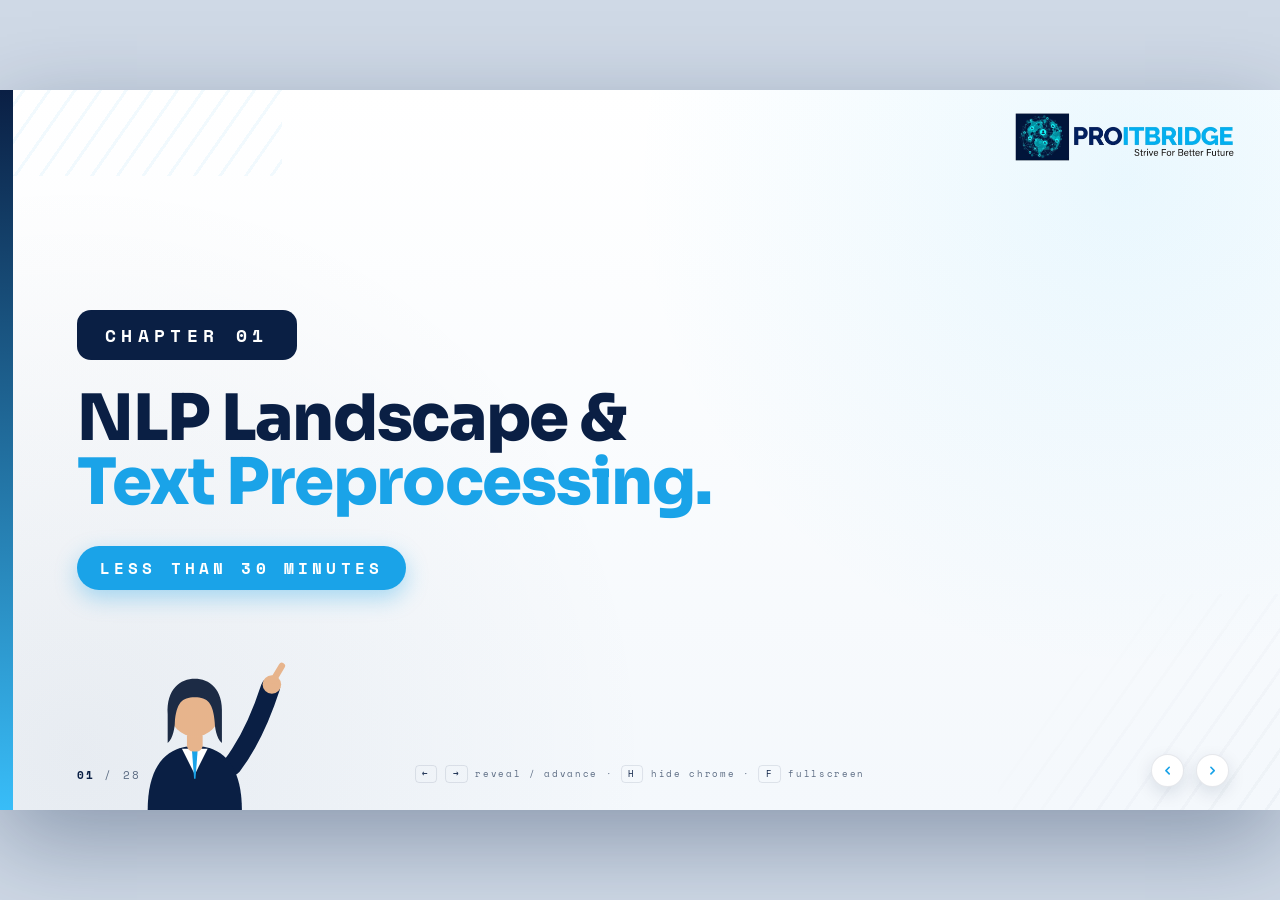
<file: NLP/Chapter-01 (NLP Foundation)/01. Theory Session/01.NLP Foundations and Text Preprocessing.html>
<!DOCTYPE html>
<html lang="en">
<head>
<meta charset="UTF-8">
<meta name="viewport" content="width=device-width, initial-scale=1.0">
<title>Chapter 01: NLP Landscape &amp; Text Preprocessing</title>
<link rel="preconnect" href="https://fonts.googleapis.com">
<link rel="preconnect" href="https://fonts.gstatic.com" crossorigin>
<link href="https://fonts.googleapis.com/css2?family=Sora:wght@300;400;500;600;700;800&family=Space+Mono:wght@400;700&display=swap" rel="stylesheet">
<style>
  :root{
    --navy:#0a1f44; --navy-deep:#06132e;
    --sky:#1aa3e8; --sky-bright:#38bdf8; --sky-soft:#5cc4f5;
    --white:#fff; --paper:#f4f8fc; --ink:#0a1428;
    --muted:#5b6b82; --line:rgba(10,31,68,.10);
    --red:#dc2626; --red-soft:rgba(220,38,38,.10);
  }
  *{margin:0;padding:0;box-sizing:border-box;}
  html,body{height:100%;background:#dfe7f0;overflow:hidden;font-family:'Sora',sans-serif;color:var(--ink);-webkit-font-smoothing:antialiased;}
  #stage-wrap{position:fixed;inset:0;display:flex;align-items:center;justify-content:center;background:#cfd9e6;}
  #stage{position:relative;width:100vw;height:56.25vw;max-height:100vh;max-width:177.78vh;background:var(--white);overflow:hidden;box-shadow:0 30px 90px rgba(10,31,68,.35);}
  #stage::before{content:"";position:absolute;inset:0;background:radial-gradient(circle at 88% 12%, rgba(56,189,248,.10), transparent 38%),radial-gradient(circle at 6% 92%, rgba(10,31,68,.06), transparent 42%),linear-gradient(180deg,#fff 0%,#f4f8fc 100%);z-index:0;pointer-events:none;}
  .edge{position:absolute;left:0;top:0;bottom:0;width:1%;z-index:5;background:linear-gradient(180deg,var(--navy) 0%, var(--sky-bright) 100%);}
  .stripes{position:absolute;top:0;left:0;width:22%;height:12%;z-index:1;pointer-events:none;opacity:.55;background:repeating-linear-gradient(125deg, transparent 0 18px, rgba(26,163,232,.10) 18px 21px);}
  .stripes-br{position:absolute;bottom:0;right:0;width:22%;height:30%;z-index:1;pointer-events:none;opacity:.5;background:repeating-linear-gradient(125deg, transparent 0 20px, rgba(10,31,68,.06) 20px 23px);mask-image:linear-gradient(315deg,#000,transparent 75%);}

  .slide{position:absolute;inset:0;display:none;padding:4% 5.5% 4% 6%;z-index:2;flex-direction:column;}
  .slide.active{display:flex;}

  /* Reveal-on-click */
  .reveal{opacity:0;transform:translateY(20px);transition:opacity .5s cubic-bezier(.16,.8,.3,1),transform .5s cubic-bezier(.16,.8,.3,1);}
  .reveal.show{opacity:1;transform:none;}
  .reveal-svg{opacity:0;transition:opacity .5s ease;}
  .reveal-svg.show{opacity:1;}

  .grad-text{color:var(--sky);}

  /* ---- Title slide ---- */

  .ch-badge{display:inline-flex;align-self:flex-start;font-family:'Space Mono',monospace;font-weight:700;font-size:1.4vw;letter-spacing:.3em;text-transform:uppercase;background:var(--navy);color:#fff;padding:.95vw 2.2vw;border-radius:14px;margin-bottom:1.3vw;}
  .dur-pill{display:inline-flex;align-self:flex-start;font-family:'Space Mono',monospace;font-weight:700;letter-spacing:.26em;text-transform:uppercase;border-radius:40px;padding:.8vw 1.8vw;margin-top:2vw;}
  .dur-pill.hl{background:var(--sky);color:#fff;font-size:1.25vw;box-shadow:0 8px 22px rgba(26,163,232,.35);}
  .stats2{display:flex;gap:1.6vw;width:88%;align-items:stretch;}
  .stat2{flex:1;background:#fff;border:1px solid var(--line);border-top:6px solid var(--sky);border-radius:16px;padding:2vw 1vw;text-align:center;box-shadow:0 8px 22px rgba(10,31,68,.07);}
  .stat2 .sn{font-family:'Sora',sans-serif;font-weight:800;font-size:5.2vw;line-height:1;color:var(--navy);}
  .stat2 .sl{font-family:'Space Mono',monospace;font-weight:700;font-size:1.1vw;letter-spacing:.24em;text-transform:uppercase;color:var(--sky);margin-top:.7vw;}
  .rem-note{width:88%;font-size:1.3vw;color:var(--ink);background:rgba(26,163,232,.08);border:1px solid var(--line);border-radius:12px;padding:.9vw 1.5vw;font-weight:600;}
  .rem-note b{color:var(--sky);}
  .warnrow2{width:93%;background:rgba(220,38,38,.10);border:1px solid #dc2626;border-radius:14px;padding:1vw 1.5vw;color:#dc2626;font-weight:700;font-size:1.3vw;line-height:1.35;display:flex;gap:1vw;align-items:center;}
  .warnrow2 .x{font-size:1.8vw;flex:none;}
  .next-card{display:flex;flex-direction:column;align-items:center;justify-content:center;height:100%;text-align:center;gap:1.6vw;width:100%;padding:0 6%;}
  .next-kicker{font-family:'Space Mono',monospace;font-weight:700;font-size:1.1vw;letter-spacing:.3em;background:var(--sky);color:#fff;padding:.65vw 1.7vw;border-radius:40px;text-transform:uppercase;}
  .next-title{font-family:'Sora',sans-serif;font-weight:800;font-size:4.2vw;line-height:1.05;letter-spacing:-.03em;color:var(--navy);max-width:80vw;}
  .chip-row{display:flex;gap:1.2vw;flex-wrap:wrap;justify-content:center;margin-top:.6vw;}
  .chip{font-family:'Space Mono',monospace;font-weight:700;font-size:1.15vw;letter-spacing:.08em;color:var(--navy);background:#fff;border:2px solid var(--sky);border-radius:40px;padding:.7vw 1.6vw;box-shadow:0 6px 16px rgba(10,31,68,.08);}

  .title-stack{display:flex;flex-direction:column;justify-content:center;height:100%;gap:.4vw;max-width:72vw;}
  .ch-kicker{font-family:'Space Mono',monospace;font-weight:700;font-size:1.6vw;letter-spacing:.32em;text-transform:uppercase;color:var(--sky);margin-bottom:.1vw;}
  .ch-num{font-family:'Sora',sans-serif;font-weight:800;font-size:16vw;line-height:.82;letter-spacing:-.05em;color:var(--navy);}
  .ch-name{font-family:'Sora',sans-serif;font-weight:800;font-size:3.6vw;line-height:1.0;letter-spacing:-.02em;color:var(--navy);margin-top:.4vw;}
  .ch-dur{display:inline-block;align-self:flex-start;background:rgba(26,163,232,.14);color:var(--navy);font-family:'Space Mono',monospace;font-size:1vw;letter-spacing:.14em;padding:.55vw 1.2vw;border-radius:9px;margin-top:1.5vw;}

  /* ---- Agenda / list slides ---- */
  .count-kicker{font-family:'Space Mono',monospace;font-weight:700;font-size:1.05vw;letter-spacing:.26em;text-transform:uppercase;color:var(--sky);margin-bottom:.8vw;display:flex;align-items:center;gap:.8vw;}
  .count-kicker::before{content:"";width:2.2vw;height:2px;background:var(--sky);display:inline-block;}
  .big-title{font-family:'Sora',sans-serif;font-weight:800;font-size:3.4vw;line-height:1.0;letter-spacing:-.02em;color:var(--navy);margin-bottom:1.8vw;}
  .big-title .grad-text{color:var(--sky);}
  .vlist{display:flex;flex-direction:column;gap:1.1vw;max-width:82%;}
  .vrow{display:flex;align-items:center;gap:1.6vw;}
  .vnum{flex:none;font-family:'Space Mono',monospace;font-weight:700;font-size:1.5vw;color:var(--sky);min-width:2.4vw;}
  .vtext{font-family:'Sora',sans-serif;font-weight:700;font-size:2vw;line-height:1.12;color:var(--navy);}
  .vlist.q .vtext{font-weight:600;font-size:1.95vw;}

  /* ---- Divider ---- */
  .divider-center{display:flex;flex-direction:column;align-items:center;justify-content:center;height:100%;text-align:center;gap:1.6vw;width:100%;padding:0 6%;}
  .pt-pill{font-family:'Space Mono',monospace;font-weight:700;font-size:1.05vw;letter-spacing:.3em;background:var(--navy);color:#fff;padding:.6vw 1.6vw;border-radius:40px;text-transform:uppercase;}
  .divider-title{font-family:'Sora',sans-serif;font-weight:800;font-size:5vw;line-height:1.02;letter-spacing:-.03em;color:var(--navy);}
  .divider-title .grad-text{color:var(--sky);}

  /* ---- Content header ---- */
  .pt-head{display:flex;align-items:center;gap:1.1vw;margin-bottom:1vw;}
  .pt-num{font-family:'Space Mono',monospace;font-weight:700;font-size:.95vw;letter-spacing:.22em;background:var(--navy);color:#fff;padding:.5vw 1.1vw;border-radius:8px;text-transform:uppercase;}
  .pt-name{font-family:'Sora',sans-serif;font-weight:800;font-size:2vw;letter-spacing:-.015em;color:var(--navy);}

  .bigviz{flex:1;display:flex;align-items:center;justify-content:center;padding:0 6% 4% 0;min-height:0;}
  .bigviz svg{width:100%;height:100%;max-height:42vw;overflow:visible;}

  /* ---- Vision: build vs don't build (vertical) ---- */
  .vis-wrap{display:flex;gap:2.4vw;width:100%;max-width:82%;align-items:flex-start;}
  .vis-col{flex:1;background:#fff;border:1px solid var(--line);border-radius:16px;padding:1.6vw 1.9vw 1.8vw;box-shadow:0 8px 22px rgba(10,31,68,.07);}
  .vis-col.build{border-top:5px solid var(--sky);}
  .vis-col.avoid{border-top:5px solid var(--red);}
  .vis-h{display:flex;align-items:center;gap:.9vw;font-family:'Sora',sans-serif;font-weight:800;font-size:2.1vw;margin-bottom:1.2vw;}
  .vis-col.build .vis-h{color:var(--sky);}
  .vis-col.avoid .vis-h{color:var(--red);}
  .vis-h .dot{flex:none;width:2.8vw;height:2.8vw;border-radius:50%;display:flex;align-items:center;justify-content:center;font-size:1.5vw;font-weight:700;}
  .vis-col.build .vis-h .dot{background:rgba(26,163,232,.14);color:var(--sky);}
  .vis-col.avoid .vis-h .dot{background:var(--red-soft);color:var(--red);}
  .vis-list{display:flex;flex-direction:column;gap:.7vw;}
  .vis-item{font-family:'Sora',sans-serif;font-size:1.65vw;font-weight:600;color:var(--ink);display:flex;align-items:center;gap:.8vw;line-height:1.2;}
  .vis-item::before{content:"";flex:none;width:.65vw;height:.65vw;border-radius:50%;}
  .vis-col.build .vis-item::before{background:var(--sky);}
  .vis-col.avoid .vis-item{color:var(--muted);}
  .vis-col.avoid .vis-item::before{background:var(--red);opacity:.7;}

  /* ---- Audience: 3 columns, vertical ---- */
  .aud-cols{display:flex;gap:2vw;width:100%;max-width:92%;align-items:flex-start;}
  .aud-col{flex:1;display:flex;flex-direction:column;gap:.6vw;}
  .aud-h{font-family:'Sora',sans-serif;font-weight:800;font-size:2.1vw;color:var(--navy);padding-bottom:.6vw;border-bottom:3px solid var(--sky);margin-bottom:.5vw;}
  .aud-item{font-family:'Sora',sans-serif;font-weight:400;font-size:1.55vw;color:var(--ink);line-height:1.16;}

  /* ---- Takeaway ---- */
  .takeaway-center{display:flex;flex-direction:column;align-items:center;justify-content:center;height:100%;text-align:center;gap:1.6vw;padding:0 8%;}
  .takeaway-text{font-family:'Sora',sans-serif;font-weight:800;font-size:3.2vw;line-height:1.12;letter-spacing:-.02em;color:var(--navy);max-width:60vw;}
  .takeaway-text .grad-text{color:var(--sky);}

  /* ---- Presenter figures (selective, brand-flat illustrations) ---- */
  .figure{position:absolute;z-index:3;pointer-events:none;}
  .figure svg{width:100%;height:auto;display:block;overflow:visible;}

  /* ---- Chrome ---- */
  #progress{position:absolute;top:0;left:0;height:3px;background:linear-gradient(90deg,var(--navy),var(--sky-bright));z-index:30;transition:width .4s ease;}
  .logo{position:absolute;top:3%;right:3.5%;z-index:35;height:7%;width:auto;}
  .chrome{transition:opacity .4s;}
  .chrome.hidden{opacity:0;pointer-events:none;}
  .nav-btn{position:absolute;bottom:3.2%;z-index:40;width:2.6vw;height:2.6vw;border-radius:50%;background:#fff;border:1px solid var(--line);color:var(--sky);cursor:pointer;display:flex;align-items:center;justify-content:center;transition:.25s;box-shadow:0 6px 18px rgba(10,31,68,.12);}
  .nav-btn:hover{background:var(--sky);color:#fff;transform:scale(1.08);border-color:var(--sky);}
  .nav-btn svg{width:42%;height:42%;}
  #prev{right:7.5%;} #next{right:4%;}
  #counter{position:absolute;bottom:3.8%;left:6%;z-index:30;font-family:'Space Mono',monospace;font-size:.85vw;letter-spacing:.2em;color:var(--muted);}
  #counter b{color:var(--navy);}
  #hint{position:absolute;bottom:3.8%;left:50%;transform:translateX(-50%);z-index:30;font-family:'Space Mono',monospace;font-size:.72vw;letter-spacing:.18em;color:var(--muted);display:flex;align-items:center;gap:.6vw;transition:opacity .6s;}
  .key{border:1px solid var(--line);border-radius:4px;padding:.1vw .5vw;color:var(--navy);}

  /* Pipeline stepper (Points 03 & 04) */
  .prepwrap{display:flex;flex-direction:column;align-items:center;gap:1.1vw;width:100%;}
  .pipe-head{font-family:'Space Mono',monospace;font-weight:700;font-size:1vw;letter-spacing:.18em;text-transform:uppercase;color:#fff;background:var(--navy);padding:.45vw 1.3vw;border-radius:30px;}
  .pipe{display:flex;align-items:stretch;justify-content:center;gap:.45vw;width:100%;max-width:100%;}
  .pstep{flex:1;display:flex;flex-direction:column;align-items:center;gap:.95vw;min-width:0;padding-top:1.4vw;}
  .pcard{position:relative;width:100%;background:var(--navy);color:#fff;border-radius:12px;padding:1.05vw .45vw;text-align:center;min-height:5vw;display:flex;align-items:center;justify-content:center;}
  .pcard .pn{position:absolute;top:-1.05vw;left:50%;transform:translateX(-50%);width:2.1vw;height:2.1vw;border-radius:50%;background:var(--sky);color:#fff;font-family:'Space Mono',monospace;font-weight:700;font-size:1vw;display:flex;align-items:center;justify-content:center;border:2px solid #fff;}
  .pcard .pnm{font-family:'Sora',sans-serif;font-weight:700;font-size:1.28vw;line-height:1.14;}
  .pex{width:100%;flex:1;background:#eaf4fb;border:1px solid var(--line);border-left:3px solid var(--sky);border-radius:10px;padding:.9vw .75vw;font-family:'Space Mono',monospace;font-size:1.06vw;color:var(--ink);line-height:1.5;word-break:break-word;display:flex;align-items:center;justify-content:center;text-align:center;min-height:7.5vw;}
  .parrow{flex:none;display:flex;align-items:center;color:var(--sky);font-size:1.45vw;font-weight:700;align-self:center;}
  .pex.orbox{display:flex;flex-direction:column;gap:.3vw;align-items:center;justify-content:center;font-family:'Sora',sans-serif;}
  .orbox .orline{display:flex;flex-direction:column;align-items:center;line-height:1.2;}
  .orbox .orline b{color:var(--navy);font-size:.96vw;}
  .orbox .orline span{color:var(--muted);font-family:'Space Mono',monospace;font-size:.86vw;}
  .orbox .ortag{font-weight:800;color:var(--sky);font-size:1.02vw;}

  /* Raw-paragraph header + arrow into the pipeline (Points 03 & 04) */
  .pipewrap{display:flex;flex-direction:column;align-items:flex-start;gap:.55vw;width:100%;max-width:99%;}
  .pipewrap .pipe, .prepwrap .pipe{width:100%;max-width:100%;}
  .rawpara{align-self:flex-start;max-width:56%;background:#fff;border:1px solid var(--line);border-left:4px solid var(--sky);border-radius:12px;padding:.8vw 1.05vw;font-family:'Sora',sans-serif;font-size:1.02vw;line-height:1.5;color:var(--ink);box-shadow:0 6px 18px rgba(10,31,68,.06);}
  .rawpara .rplabel{font-family:'Space Mono',monospace;font-size:.72vw;letter-spacing:.16em;text-transform:uppercase;color:var(--sky);display:block;margin-bottom:.3vw;}
  .rawarrow{align-self:flex-start;margin-left:2.4vw;font-family:'Space Mono',monospace;font-size:.82vw;color:var(--muted);display:flex;align-items:center;gap:.5vw;margin-bottom:.2vw;}
  .rawarrow b{color:var(--sky);font-size:1.3vw;}

  /* Business-problem banner (Point 03a) */
  .bizproblem{align-self:flex-start;max-width:84%;background:#0a1f44;color:#fff;border-radius:12px;padding:1vw 1.3vw;font-family:'Sora',sans-serif;font-size:1.34vw;line-height:1.5;}
  .bizproblem .bp-label{display:block;font-family:'Space Mono',monospace;font-size:.86vw;letter-spacing:.18em;text-transform:uppercase;color:#5cc4f5;margin-bottom:.35vw;}
  .tpparent{align-self:center;background:#15639b;color:#fff;font-family:'Sora',sans-serif;font-weight:800;font-size:1.7vw;padding:.85vw 1.8vw;border-radius:13px;}
  .tpfan{align-self:center;font-family:'Space Mono',monospace;font-size:1vw;color:var(--muted);display:flex;align-items:center;gap:.6vw;letter-spacing:.04em;}
  .tpfan b{color:var(--sky);font-size:1.5vw;}

  /* Inside the pipeline (Point 03b) */
  .insidewrap{display:flex;gap:2.4vw;width:100%;max-width:86%;align-items:stretch;}
  .insidecol{flex:1;display:flex;flex-direction:column;align-items:center;gap:.9vw;background:#fff;border:1px solid var(--line);border-top:5px solid var(--sky);border-radius:16px;padding:1.5vw 1.7vw;box-shadow:0 8px 22px rgba(10,31,68,.07);}
  .ic-stage{font-family:'Space Mono',monospace;font-weight:700;font-size:1vw;letter-spacing:.1em;background:var(--navy);color:#fff;padding:.5vw 1.1vw;border-radius:8px;}
  .ic-arrow{color:var(--sky);font-size:1.5vw;font-weight:700;line-height:1;}
  .ic-exp{font-family:'Sora',sans-serif;font-size:1.18vw;line-height:1.5;color:var(--ink);text-align:center;}
  .ic-exp b{color:var(--navy);}
  .ic-exp span{color:var(--muted);}
  .ic-eg{font-family:'Space Mono',monospace;font-size:.95vw;color:var(--navy);background:#eaf4fb;border:1px solid var(--line);border-radius:9px;padding:.6vw .9vw;text-align:center;}

  /* Capability matrix with icons (Point 02) */
  .capm{display:flex;gap:2.2vw;width:100%;max-width:96%;align-items:flex-start;}
  .capcol{flex:1;display:flex;flex-direction:column;gap:1.15vw;}
  .caph{font-family:'Sora',sans-serif;font-weight:800;font-size:1.9vw;color:var(--navy);padding-bottom:.6vw;border-bottom:3px solid var(--sky);margin-bottom:.6vw;line-height:1.12;}
  .capitem{display:flex;align-items:center;gap:.9vw;font-family:'Sora',sans-serif;color:var(--ink);}
  .capitem .ci{flex:none;width:2.5vw;height:2.5vw;border-radius:9px;background:rgba(26,163,232,.12);display:flex;align-items:center;justify-content:center;}
  .capitem .ci svg{width:64%;height:64%;}
  .capitem .captx{display:flex;flex-direction:column;line-height:1.12;}
  .capitem .captx .cl{font-weight:600;font-size:1.34vw;color:var(--navy);}
  .capco{font-family:'Space Mono',monospace;font-size:.9vw;color:var(--muted);letter-spacing:.03em;margin-top:.08vw;}

  /* Toolkit with code (Point 05) */
  .tk{display:flex;flex-direction:column;gap:1.4vw;width:100%;max-width:92%;}
  .tkrow{display:flex;align-items:center;gap:1.6vw;background:#fff;border:1px solid var(--line);border-left:5px solid var(--sky);border-radius:14px;padding:1.4vw 1.6vw;box-shadow:0 6px 18px rgba(10,31,68,.06);}
  .tkleft{flex:none;width:15vw;}
  .tkcat{font-family:'Space Mono',monospace;font-size:.92vw;letter-spacing:.16em;color:var(--sky);text-transform:uppercase;}
  .tklibs{font-family:'Sora',sans-serif;font-weight:800;font-size:1.85vw;color:var(--navy);margin-top:.1vw;}
  .tkcode{flex:1;background:var(--navy-deep);color:#cfe8fb;border-radius:10px;padding:.95vw 1.2vw;font-family:'Space Mono',monospace;font-size:1.04vw;line-height:1.6;}
  .tkcode .cm{color:#6f9fc4;}
  /* ===== Part 2 — Vectorization additions (new classes only; nothing above is modified) ===== */
  .ext-tag{margin-left:auto;font-family:'Space Mono',monospace;font-weight:700;font-size:.78vw;letter-spacing:.16em;text-transform:uppercase;color:var(--sky);border:1.5px solid var(--sky);border-radius:30px;padding:.35vw 1vw;white-space:nowrap;}
  .div-tag{font-family:'Space Mono',monospace;font-weight:700;font-size:.9vw;letter-spacing:.2em;text-transform:uppercase;color:var(--sky);border:1.5px solid var(--sky);border-radius:30px;padding:.5vw 1.4vw;}
  .rvr{opacity:0;transition:opacity .45s ease;}
  .rvr.show{opacity:1;}
  .xfwrap{display:flex;flex-direction:column;gap:.62vw;width:100%;max-width:92%;}
  .xfrow{display:flex;align-items:center;gap:1.2vw;background:#fff;border:1px solid var(--line);border-left:5px solid var(--sky);border-radius:12px;padding:.62vw 1.1vw;box-shadow:0 5px 14px rgba(10,31,68,.05);}
  .xfrow.rawsrc{border-left-color:var(--navy);background:var(--navy);}
  .xfrow.rawsrc .xfop{color:#5cc4f5;}
  .xfrow.rawsrc .xftxt{color:#fff;}
  .xfop{flex:none;width:17vw;font-family:'Sora',sans-serif;font-weight:800;font-size:1.22vw;color:var(--navy);line-height:1.1;}
  .xfop small{display:block;font-family:'Space Mono',monospace;font-size:.72vw;color:var(--sky);letter-spacing:.12em;text-transform:uppercase;font-weight:700;margin-top:.2vw;}
  .xftxt{flex:1;font-family:'Space Mono',monospace;font-size:1.04vw;color:var(--ink);line-height:1.5;}
  .xftxt .gone{color:var(--red);text-decoration:line-through;opacity:.75;}
  .xftxt .tok{display:inline-block;background:#eaf4fb;border:1px solid var(--line);border-radius:6px;padding:.05vw .5vw;margin-right:.35vw;color:var(--navy);font-weight:700;}
  .tabwrap{display:flex;flex-direction:column;gap:.9vw;width:100%;max-width:91%;align-items:flex-start;}
  .cmptab{width:100%;border-collapse:separate;border-spacing:0;background:#fff;border:1px solid var(--line);border-radius:14px;overflow:hidden;box-shadow:0 8px 22px rgba(10,31,68,.07);font-family:'Sora',sans-serif;}
  .cmptab th{background:var(--navy);color:#fff;font-size:1.06vw;font-weight:700;padding:.68vw 1vw;text-align:left;}
  .cmptab th.c,.cmptab td.c{text-align:center;}
  .cmptab td{padding:.58vw 1vw;font-size:1.06vw;border-top:1px solid var(--line);color:var(--ink);line-height:1.3;}
  .cmptab td.mono{font-family:'Space Mono',monospace;font-size:1vw;}
  .cmptab td.rowh{font-family:'Space Mono',monospace;font-weight:700;color:var(--navy);background:#eaf4fb;white-space:nowrap;}
  .cmptab td.hi{color:#0d7fc0;font-weight:800;background:rgba(26,163,232,.12);}
  .cmptab td.bad{color:var(--red);font-weight:700;background:var(--red-soft);}
  .cmptab .ok{color:#0d7fc0;font-weight:800;}
  .cmptab .no{color:var(--red);font-weight:800;}
  .tabnote{font-family:'Sora',sans-serif;font-size:1.08vw;font-weight:600;color:var(--ink);background:rgba(26,163,232,.08);border:1px solid var(--line);border-radius:10px;padding:.6vw 1.1vw;line-height:1.4;}
  .tabnote b{color:var(--sky);}
  .formula{font-family:'Space Mono',monospace;font-weight:700;font-size:1.18vw;background:var(--navy-deep);color:#cfe8fb;padding:.75vw 1.4vw;border-radius:10px;}
  .formula b{color:#5cc4f5;}
  .duo{display:flex;gap:1.6vw;width:100%;align-items:flex-start;}
  .duo .dcol{flex:1;display:flex;flex-direction:column;gap:.55vw;min-width:0;}
  .duo .colh{font-family:'Space Mono',monospace;font-weight:700;font-size:.95vw;letter-spacing:.18em;text-transform:uppercase;color:var(--sky);}
  .corpflex{display:flex;flex-direction:column;gap:1vw;width:100%;max-width:94%;align-items:flex-start;}
  .corp{display:flex;align-items:stretch;gap:1vw;width:100%;}
  .corpbox{flex:1.25;background:var(--navy);border-radius:14px;padding:1vw 1.1vw;display:flex;flex-direction:column;gap:.6vw;justify-content:center;}
  .corpbox .cbh{font-family:'Space Mono',monospace;font-weight:700;font-size:.92vw;letter-spacing:.2em;text-transform:uppercase;color:#5cc4f5;}
  .docrow{background:#fff;border-radius:9px;padding:.55vw .9vw;display:flex;align-items:center;gap:.8vw;}
  .docrow .dn{flex:none;font-family:'Space Mono',monospace;font-weight:700;font-size:.95vw;color:var(--sky);}
  .docrow .dt{font-family:'Space Mono',monospace;font-size:1vw;color:var(--ink);}
  .corparr{flex:none;color:var(--sky);font-size:1.7vw;font-weight:800;align-self:center;}
  .stagecard{flex:1;background:#fff;border:1px solid var(--line);border-top:5px solid var(--sky);border-radius:14px;padding:1vw 1.1vw;display:flex;flex-direction:column;gap:.5vw;box-shadow:0 8px 22px rgba(10,31,68,.07);min-width:0;}
  .stagecard .scs{font-family:'Space Mono',monospace;font-size:.78vw;letter-spacing:.14em;text-transform:uppercase;color:var(--sky);font-weight:700;}
  .stagecard .sch{font-family:'Sora',sans-serif;font-weight:800;font-size:1.35vw;color:var(--navy);line-height:1.12;}
  .stagecard .scb{font-family:'Space Mono',monospace;font-size:.96vw;color:var(--ink);line-height:1.6;}
  .wordchip{display:inline-flex;align-items:center;gap:.4vw;background:#eaf4fb;border:1px solid var(--line);border-radius:30px;padding:.22vw .8vw;font-family:'Space Mono',monospace;font-size:.92vw;font-weight:700;color:var(--navy);margin:.18vw .25vw 0 0;}
  .wordchip i{font-style:normal;color:var(--sky);}
  .projwrap{display:flex;flex-direction:column;gap:1.2vw;width:100%;max-width:93%;}
  .projrow{background:#fff;border:1px solid var(--line);border-left:5px solid var(--sky);border-radius:14px;padding:.9vw 1.2vw;display:flex;align-items:center;gap:.8vw;box-shadow:0 6px 18px rgba(10,31,68,.06);}
  .projrow .pjname{flex:none;width:13.5vw;}
  .projrow .pjk{font-family:'Space Mono',monospace;font-size:.74vw;letter-spacing:.16em;text-transform:uppercase;color:var(--sky);font-weight:700;}
  .projrow .pjt{font-family:'Sora',sans-serif;font-weight:800;font-size:1.26vw;color:var(--navy);line-height:1.12;}
  .pjstep{flex:1;background:var(--navy);color:#fff;border-radius:9px;padding:.65vw .4vw;text-align:center;font-family:'Sora',sans-serif;font-weight:700;font-size:.96vw;line-height:1.15;min-width:0;}
  .pjstep.alt{background:#15639b;}
  .pjarr{flex:none;color:var(--sky);font-weight:800;font-size:1.2vw;}
  .pjout{flex:none;display:flex;flex-direction:column;gap:.3vw;}
  .pjpill{font-family:'Space Mono',monospace;font-weight:700;font-size:.8vw;border-radius:20px;padding:.18vw .8vw;border:2px solid var(--sky);color:var(--sky);text-align:center;}
  .pjpill.bad{border-color:var(--red);color:var(--red);}


  /* ===== Restructure additions: Feature Extraction (Point 07) ===== */
  .fxlead{align-self:center;font-family:'Sora',sans-serif;font-size:1.22vw;font-weight:600;color:var(--ink);background:rgba(26,163,232,.08);border:1px solid var(--line);border-radius:10px;padding:.6vw 1.3vw;margin-bottom:.4vw;text-align:center;max-width:88%;}
  .fxlead b{color:var(--sky);}
  .fxflow{display:flex;flex-direction:column;align-items:center;gap:.85vw;width:100%;max-width:96%;}
  .fxtop{font-family:'Sora',sans-serif;font-weight:800;font-size:1.7vw;color:#fff;background:var(--navy);border-radius:14px;padding:.85vw 2vw;text-align:center;}
  .fxtop span{color:var(--sky-soft);font-weight:700;}
  .fxsplit{display:flex;gap:2.4vw;width:100%;justify-content:center;align-items:flex-start;}
  .fxbranch{flex:1;max-width:38vw;display:flex;flex-direction:column;align-items:center;gap:.5vw;background:#fff;border:1px solid var(--line);border-top:5px solid var(--sky);border-radius:16px;padding:1.1vw 1.4vw 1.3vw;box-shadow:0 8px 22px rgba(10,31,68,.07);}
  .fxbranch.alt{border-top-color:var(--navy);}
  .fxhead{font-family:'Space Mono',monospace;font-weight:700;font-size:.9vw;letter-spacing:.16em;text-transform:uppercase;color:var(--sky);margin-bottom:.3vw;}
  .fxbranch.alt .fxhead{color:var(--navy);}
  .fxnode{width:100%;text-align:center;font-family:'Sora',sans-serif;font-weight:700;font-size:1.45vw;color:var(--navy);background:#eaf4fb;border:1px solid var(--line);border-radius:11px;padding:.65vw .6vw;line-height:1.12;}
  .fxnode small{display:block;font-family:'Space Mono',monospace;font-size:.78vw;font-weight:400;color:var(--muted);letter-spacing:.01em;margin-top:.12vw;}
  .fxnode.sub{font-size:1.26vw;background:#f4f8fc;}
  .fxarr{color:var(--sky);font-size:1.2vw;font-weight:800;line-height:1;}
  .fxmodel{width:100%;text-align:center;font-family:'Sora',sans-serif;font-weight:800;font-size:1.36vw;color:#fff;background:var(--sky);border-radius:11px;padding:.65vw .6vw;margin-top:.25vw;}
  .fxbranch.alt .fxmodel{background:var(--navy);}
  /* combined two-division detail (Point 07) -- bottom-right kept empty for speaker camera */
  .cmbwrap{display:flex;gap:1.8vw;width:100%;max-width:90%;align-items:flex-start;align-self:flex-start;}
  .cmbcol{flex:1;display:flex;flex-direction:column;gap:.6vw;min-width:0;}
  .cmbhead{font-family:'Space Mono',monospace;font-weight:700;font-size:.92vw;letter-spacing:.12em;text-transform:uppercase;color:#fff;background:var(--navy);border-radius:8px;padding:.5vw 1vw;}
  .cmbcol.alt .cmbhead{background:var(--sky);}
  .cmbdef{font-family:'Sora',sans-serif;font-size:1.02vw;line-height:1.32;color:var(--ink);}
  .cmbdef b{color:var(--navy);}
  .cmbcol .cmptab td,.cmbcol .cmptab th{padding:.4vw .7vw;font-size:.92vw;}
  .cmbcol .cmptab td.mono{font-size:.9vw;}

  /* ===== Restructure v2 additions ===== */
  .tok.out{background:var(--red-soft);border-color:rgba(220,38,38,.4);color:var(--red);text-decoration:line-through;opacity:.85;}
  .keepnote{color:var(--muted);font-family:'Space Mono',monospace;font-size:.8vw;}
  .fxbig{font-family:'Sora',sans-serif;font-weight:800;font-size:2.7vw;color:var(--navy);line-height:1;letter-spacing:-.02em;margin:.15vw 0 .3vw;}
  .fxmodelline{font-family:'Sora',sans-serif;font-size:1.18vw;color:var(--ink);margin-bottom:.5vw;}
  .fxmodelline b{color:var(--sky);}
  .fxbranch.alt .fxmodelline b{color:var(--navy);}

  /* ===== Restructure v6 additions ===== */
  .subhd{font-family:'Sora',sans-serif;font-weight:800;font-size:1.5vw;color:var(--navy);margin:.2vw 0 .35vw;}
  .subhd.red{color:var(--red);}
  .tfidf-compact .cmptab td,.tfidf-compact .cmptab th{padding:.4vw .85vw;font-size:.98vw;}
  .tfidf-compact .colh{margin-bottom:.1vw;}
  .tklines{display:flex;flex-direction:column;gap:1.05vw;align-items:flex-start;}
  .tkline{display:flex;align-items:baseline;gap:1.1vw;font-family:'Sora',sans-serif;}
  .tka{font-weight:800;font-size:2vw;color:var(--navy);min-width:17vw;text-align:right;}
  .tkar{color:var(--sky);font-weight:800;font-size:1.8vw;}
  .tkb{font-weight:600;font-size:1.7vw;color:var(--ink);}

  /* ===== Restructure v7 additions ===== */
  .np-parent{font-family:'Sora',sans-serif;font-weight:700;font-size:1.4vw;color:var(--navy);background:rgba(26,163,232,.08);border:1px solid var(--line);border-radius:10px;padding:.6vw 1.4vw;text-align:center;}
  .np-parent b{color:var(--sky);}
  .capdown{color:var(--sky);font-size:1.3vw;font-weight:800;text-align:center;line-height:1;}
  .capitems{display:flex;flex-direction:column;gap:1vw;}
  .techline{margin:-.4vw 0 .55vw;}

  /* equal-height category headers so underlines align (slide 8) */
  .cap8{font-size:2.1vw;min-height:5.5vw;display:flex;align-items:flex-end;}

  /* bigger technique badge */
  .techline{margin:.15vw 0 .7vw;}
  .techbig{display:inline-block;font-family:'Space Mono',monospace;font-weight:700;font-size:1.3vw;letter-spacing:.1em;text-transform:uppercase;color:#fff;background:var(--sky);border-radius:30px;padding:.45vw 1.5vw;}
  .techbig.alt{background:var(--navy);}

  /* slide 8: "3 Categories" title + numbered categories */
  .cat3-title{font-family:'Sora',sans-serif;font-weight:800;font-size:3vw;color:var(--navy);letter-spacing:-.02em;line-height:1;}
  .cat3-title .grad-text{color:var(--sky);}
  .catnum{font-family:'Space Mono',monospace;font-weight:700;color:var(--sky);font-size:1.5vw;margin-right:.55vw;}

  /* TF-IDF compact formula caption */
  .fcap{font-family:'Space Mono',monospace;font-size:.84vw;color:var(--navy);background:#eaf4fb;border:1px solid var(--line);border-radius:7px;padding:.28vw .6vw;margin:.15vw 0 .4vw;display:inline-block;}

  /* slide 8: numbered sky-blue box + title aligned beside it */
  .cap8{display:flex;align-items:flex-end;gap:.65vw;}
  .catbox{flex:none;width:2.5vw;height:2.5vw;border-radius:9px;background:var(--sky);color:#fff;display:inline-flex;align-items:center;justify-content:center;font-family:'Space Mono',monospace;font-weight:700;font-size:1.45vw;margin-bottom:.2vw;}
  .cattext{flex:1;min-width:0;}

  /* TF-IDF one-line purpose */
  .purpose{font-family:'Sora',sans-serif;font-size:.92vw;font-weight:600;color:var(--navy);margin:.1vw 0 .28vw;line-height:1.2;}

  /* tighten technique badge gap + bold key point line */
  .techline{margin:.1vw 0 .35vw;}
  .keypoint{font-family:'Sora',sans-serif;font-weight:700;font-size:1.18vw;color:var(--navy);max-width:62%;line-height:1.35;margin-top:.15vw;}
  .keypoint b{color:var(--sky);}

  /* slide 17 forward pointer to word embeddings */
  .nextpoint{font-family:'Sora',sans-serif;font-size:1.02vw;color:var(--ink);max-width:66%;line-height:1.34;margin-top:.4vw;}
  .nextpoint b{color:var(--sky);}

  /* slide 17 red drawback + blue key */
  .drawpoint{font-family:'Sora',sans-serif;font-size:1.05vw;font-weight:600;color:var(--red);max-width:68%;line-height:1.34;margin-top:.4vw;}
  .drawpoint b{color:var(--red);}
  .keyhi{color:var(--sky);font-weight:800;background:rgba(26,163,232,.12);border-radius:5px;padding:0 .4vw;}

  /* synonym column header highlight */
  .cmptab th.synhi{background:var(--sky);color:#fff;}
</style>
</head>
<body>
<div id="stage-wrap"><div id="stage">
  <div id="progress" class="chrome"></div>
  <div class="edge"></div>
  <div class="stripes"></div>
  <div class="stripes-br"></div>
  <img class="logo" src="[data-uri]" alt="PROITBRIDGE">

  <section class="slide active" data-steps="0"><div class="title-stack"><div class="ch-badge">Chapter 01</div><div class="ch-name" style="font-size:5vw;">NLP Landscape &amp;<br><span class='grad-text'>Text Preprocessing.</span></div><div class="dur-pill hl">Less than 30 Minutes</div></div><div class="figure" style="left:8%;bottom:0;width:14.5vw;"><svg viewBox="0 0 260 300" xmlns="http://www.w3.org/2000/svg"><path d="M182,238 Q214,196 236,128" fill="none" stroke="#0a1f44" stroke-width="27" stroke-linecap="round"/><circle cx="238" cy="124" r="13" fill="#e7b48c"/><path d="M240,118 L252,98" stroke="#e7b48c" stroke-width="9" stroke-linecap="round"/><path d="M64,300 C64,236 92,210 130,210 C168,210 196,236 196,300 Z" fill="#0a1f44"/><path d="M112,214 L130,250 L148,214 Z" fill="#ffffff"/><path d="M126,216 L134,216 L131,256 L129,256 Z" fill="#1aa3e8"/><rect x="119" y="188" width="22" height="30" rx="9" fill="#e7b48c"/><circle cx="130" cy="162" r="35" fill="#e7b48c"/><path d="M92,166 C90,130 110,116 130,116 C150,116 170,130 168,166 L168,206 C160,200 158,182 158,178 C156,150 148,142 130,142 C112,142 104,150 102,178 C102,182 100,200 92,206 Z" fill="#1c2b45"/></svg></div></section>
<section class="slide" data-steps="3"><div class="pt-head"><span class="pt-num">Reminder 01</span><span class="pt-name">How We Learn &mdash; From the <span style="color:var(--sky)">Prerequisites Session</span></span></div><div class="bigviz">
  <div class="stats2">
    <div class="stat2 reveal" data-step="1"><div class="sn">40%</div><div class="sl">Theory</div></div>
    <div class="stat2 reveal" data-step="2"><div class="sn">60%</div><div class="sl">Practical</div></div>
  </div>
  <div class="rem-note reveal" data-step="3">Everything you learn in this 40% theory gets applied in <b>3 projects</b> &mdash; according to the plan. That is where the real understanding happens.</div>
</div></section>
<section class="slide" data-steps="5"><div class="pt-head"><span class="pt-num">Reminder 02</span><span class="pt-name">Your Role &mdash; The <span style="color:var(--sky)">Validator</span></span></div><div class="bigviz">
  <div class="rem-note reveal" data-step="1" style="width:93%;">We make use of <b>AI tools</b> to build &mdash; we&rsquo;ll show you exactly how it&rsquo;s built, and you follow the same. You&rsquo;ve already completed the Python task, so you&rsquo;re in a good state for this.</div>
  <div class="pipe" style="width:93%;">
    <div class="pstep reveal" data-step="2"><div class="pcard"><div class="pn">1</div><div class="pnm">AI Generates</div></div><div class="pex">e.g. ChatGPT &middot; Claude</div></div>
    <div class="parrow reveal" data-step="3">&rarr;</div>
    <div class="pstep reveal" data-step="3"><div class="pcard"><div class="pn">2</div><div class="pnm">You Follow</div></div><div class="pex">the same steps, step by step</div></div>
    <div class="parrow reveal" data-step="4">&rarr;</div>
    <div class="pstep reveal" data-step="4"><div class="pcard" style="background:#15639b"><div class="pn">3</div><div class="pnm">You Validate</div></div><div class="pex" style="word-break:normal;">understand &middot; verify &middot; correct</div></div>
  </div>
  <div class="warnrow2 reveal" data-step="5"><span class="x">&#10005;</span> The prerequisite sessions are mandatory &mdash; the script is written there step by step to understand the flow. Missed one? Pause and follow it first.</div>
</div></section>
<section class="slide" data-steps="9"><div class="count-kicker">8 Points to Cover</div><div class="big-title">Agenda for Today&rsquo;s Session.</div><div class="vlist" style="gap:.72vw;max-width:90%;"><div class="vrow reveal" data-step="1"><div class="vnum">01</div><div class="vtext" style="font-size:1.9vw;">Why NLP Still Matters</div></div><div class="vrow reveal" data-step="2"><div class="vnum">02</div><div class="vtext" style="font-size:1.9vw;">NLP Around Us</div></div><div class="vrow reveal" data-step="3"><div class="vnum">03</div><div class="vtext" style="font-size:1.9vw;">The NLP Pipeline</div></div><div class="vrow reveal" data-step="4"><div class="vnum">04</div><div class="vtext" style="font-size:1.9vw;">Text Preprocessing</div></div><div class="vrow reveal" data-step="5"><div class="vnum">05</div><div class="vtext" style="font-size:1.9vw;">Feature Extraction &mdash; Words to Numbers</div></div><div class="vrow reveal" data-step="6"><div class="vnum">06</div><div class="vtext" style="font-size:1.9vw;">3 Industry Projects</div></div><div class="vrow reveal" data-step="7"><div class="vnum">07</div><div class="vtext" style="font-size:1.9vw;">Choosing Vectorizer &amp; Model</div></div><div class="vrow reveal" data-step="8"><div class="vnum">08</div><div class="vtext" style="font-size:1.9vw;">Your Python Toolkit</div></div><div class="vrow reveal" data-step="9"><div class="vnum" style="color:var(--sky)">&#9733;</div><div class="vtext" style="font-size:1.9vw;color:var(--sky)">Takeaway</div></div></div></section>
<section class="slide" data-steps="0"><div class="divider-center"><div class="pt-pill">Point 01</div><div class="divider-title">Why NLP Still Matters.</div></div></section>
<section class="slide" data-steps="5"><div class="pt-head"><span class="pt-num">Point 01</span><span class="pt-name">Why NLP Still Matters</span></div><div class="bigviz"><svg viewBox="0 0 700 472" xmlns="http://www.w3.org/2000/svg"><g class="reveal-svg" data-step="1"><circle cx="40" cy="405" r="20" fill="#1aa3e8"/><text x="40" y="412" text-anchor="middle" font-family="Space Mono, monospace" font-size="19" font-weight="700" fill="#fff">1</text><rect x="66" y="389" width="106" height="32" rx="16" fill="#eaf4fb" stroke="#1aa3e8" stroke-width="1.4"/><text x="119" y="410" text-anchor="middle" font-family="Space Mono, monospace" font-size="15" font-weight="700" fill="#15639b">1950s–2012</text><line x1="174" y1="405" x2="176" y2="405" stroke="#1aa3e8" stroke-width="2" stroke-dasharray="5 5" opacity="0.6"/><rect x="182" y="374" width="360" height="62" rx="9" fill="#0a1f44"/><text x="362" y="412.7" text-anchor="middle" font-family="Sora, sans-serif" font-size="22" font-weight="700" fill="#fff">NLP Foundations</text></g><g class="reveal-svg" data-step="2"><circle cx="40" cy="332" r="20" fill="#1aa3e8"/><text x="40" y="339" text-anchor="middle" font-family="Space Mono, monospace" font-size="19" font-weight="700" fill="#fff">2</text><rect x="66" y="316" width="106" height="32" rx="16" fill="#eaf4fb" stroke="#1aa3e8" stroke-width="1.4"/><text x="119" y="337" text-anchor="middle" font-family="Space Mono, monospace" font-size="15" font-weight="700" fill="#15639b">2013</text><line x1="174" y1="332" x2="205" y2="332" stroke="#1aa3e8" stroke-width="2" stroke-dasharray="5 5" opacity="0.6"/><rect x="211" y="301" width="302" height="62" rx="9" fill="#0d3a66"/><text x="362" y="339.7" text-anchor="middle" font-family="Sora, sans-serif" font-size="22" font-weight="700" fill="#fff">Tokens &amp; Embeddings</text></g><g class="reveal-svg" data-step="3"><circle cx="40" cy="259" r="20" fill="#1aa3e8"/><text x="40" y="266" text-anchor="middle" font-family="Space Mono, monospace" font-size="19" font-weight="700" fill="#fff">3</text><rect x="66" y="243" width="106" height="32" rx="16" fill="#eaf4fb" stroke="#1aa3e8" stroke-width="1.4"/><text x="119" y="264" text-anchor="middle" font-family="Space Mono, monospace" font-size="15" font-weight="700" fill="#15639b">2017</text><line x1="174" y1="259" x2="234" y2="259" stroke="#1aa3e8" stroke-width="2" stroke-dasharray="5 5" opacity="0.6"/><rect x="240" y="228" width="244" height="62" rx="9" fill="#15639b"/><text x="362" y="265.3" text-anchor="middle" font-family="Sora, sans-serif" font-size="18" font-weight="700" fill="#fff">Transformers</text></g><g class="reveal-svg" data-step="4"><circle cx="40" cy="186" r="20" fill="#1aa3e8"/><text x="40" y="193" text-anchor="middle" font-family="Space Mono, monospace" font-size="19" font-weight="700" fill="#fff">4</text><rect x="66" y="170" width="106" height="32" rx="16" fill="#eaf4fb" stroke="#1aa3e8" stroke-width="1.4"/><text x="119" y="191" text-anchor="middle" font-family="Space Mono, monospace" font-size="15" font-weight="700" fill="#15639b">2018–2022</text><line x1="174" y1="186" x2="263" y2="186" stroke="#1aa3e8" stroke-width="2" stroke-dasharray="5 5" opacity="0.6"/><rect x="269" y="155" width="186" height="62" rx="9" fill="#1aa3e8"/><text x="362" y="182.6" text-anchor="middle" font-family="Sora, sans-serif" font-size="15" font-weight="700" fill="#fff">Large Language</text><text x="362" y="199.9" text-anchor="middle" font-family="Sora, sans-serif" font-size="15" font-weight="700" fill="#fff">Models</text></g><g class="reveal-svg" data-step="5"><circle cx="40" cy="113" r="20" fill="#1aa3e8"/><text x="40" y="120" text-anchor="middle" font-family="Space Mono, monospace" font-size="19" font-weight="700" fill="#fff">5</text><rect x="66" y="97" width="106" height="32" rx="16" fill="#eaf4fb" stroke="#1aa3e8" stroke-width="1.4"/><text x="119" y="118" text-anchor="middle" font-family="Space Mono, monospace" font-size="15" font-weight="700" fill="#15639b">2023→now</text><line x1="174" y1="113" x2="292" y2="113" stroke="#1aa3e8" stroke-width="2" stroke-dasharray="5 5" opacity="0.6"/><text x="362" y="73" text-anchor="middle" font-family="Space Mono, monospace" font-size="12.5" letter-spacing="2" fill="#15639b">THE GOAL</text><rect x="298" y="82" width="128" height="62" rx="9" fill="#38bdf8"/><text x="362" y="118.2" text-anchor="middle" font-family="Sora, sans-serif" font-size="15" font-weight="700" fill="#06132e">Agentic AI</text></g></svg></div></section>
<section class="slide" data-steps="0"><div class="divider-center"><div class="pt-pill">Point 02</div><div class="divider-title">NLP Around Us.</div></div></section>
<section class="slide" data-steps="12"><div class="pt-head"><span class="pt-num">Point 02</span><span class="pt-name">NLP Around Us</span></div><div class="bigviz" style="flex-direction:column;align-items:center;gap:.1vw;padding:0 5% 2% 0;"><div class="cat3-title">3 <span class="grad-text">Categories</span></div><svg viewBox="0 0 1000 120" style="width:88%;height:auto;margin:.1vw 0 .1vw;" xmlns="http://www.w3.org/2000/svg"><defs><marker id="a8" markerWidth="8" markerHeight="8" refX="4" refY="4" orient="auto"><path d="M0,0 L8,4 L0,8 Z" fill="#1aa3e8"/></marker></defs><path d="M500,8 C400,42 240,52 175,108" fill="none" stroke="#1aa3e8" stroke-width="3.5" stroke-linecap="round" marker-end="url(#a8)"/><path d="M500,8 L500,108" fill="none" stroke="#1aa3e8" stroke-width="3.5" stroke-linecap="round" marker-end="url(#a8)"/><path d="M500,8 C600,42 760,52 825,108" fill="none" stroke="#1aa3e8" stroke-width="3.5" stroke-linecap="round" marker-end="url(#a8)"/></svg><div class="capm" style="align-items:flex-start;width:100%;"><div class="capcol"><div class="caph cap8"><span class="catbox">1</span><span class="cattext">Classification &amp; Routing</span></div><div class="capitem reveal" data-step="1"><span class="ci"><svg viewBox="0 0 24 24" stroke="#0a1f44" stroke-width="1.8" fill="none" stroke-linecap="round" stroke-linejoin="round"><path d="M12 3l8 3v5c0 4.5-3.2 7.5-8 9-4.8-1.5-8-4.5-8-9V6z"/><path d="M9 12l2 2 4-4"/></svg></span><span class="captx"><span class="cl">Spam Detection</span><span class="capco">e.g. Gmail</span></span></div><div class="capitem reveal" data-step="2"><span class="ci"><svg viewBox="0 0 24 24" stroke="#0a1f44" stroke-width="1.8" fill="none" stroke-linecap="round" stroke-linejoin="round"><circle cx="5" cy="12" r="2"/><circle cx="19" cy="6" r="2"/><circle cx="19" cy="18" r="2"/><path d="M7 12h5l5-5"/><path d="M12 12l5 5"/></svg></span><span class="captx"><span class="cl">Ticket Routing</span><span class="capco">e.g. Zendesk</span></span></div><div class="capitem reveal" data-step="3"><span class="ci"><svg viewBox="0 0 24 24" stroke="#0a1f44" stroke-width="1.8" fill="none" stroke-linecap="round" stroke-linejoin="round"><circle cx="12" cy="12" r="9"/><path d="M8 14c1 1.4 2.4 2 4 2s3-.6 4-2"/><path d="M9 9.5h.01M15 9.5h.01" stroke-width="2.4"/></svg></span><span class="captx"><span class="cl">Sentiment Analysis</span><span class="capco">e.g. Amazon</span></span></div><div class="capitem reveal" data-step="4"><span class="ci"><svg viewBox="0 0 24 24" stroke="#0a1f44" stroke-width="1.8" fill="none" stroke-linecap="round" stroke-linejoin="round"><rect x="3" y="5" width="18" height="14" rx="1.5"/><path d="M6 9h7M6 12h7M6 15h4"/><path d="M16 9h2v3h-2z"/></svg></span><span class="captx"><span class="cl">Fake-News Detection</span><span class="capco">e.g. Meta</span></span></div></div><div class="capcol"><div class="caph cap8"><span class="catbox">2</span><span class="cattext">Extraction &amp; Understanding</span></div><div class="capitem reveal" data-step="5"><span class="ci"><svg viewBox="0 0 24 24" stroke="#0a1f44" stroke-width="1.8" fill="none" stroke-linecap="round" stroke-linejoin="round"><rect x="5" y="3" width="14" height="18" rx="2"/><circle cx="12" cy="9" r="2.2"/><path d="M8.5 16.5c0-2 1.6-3.2 3.5-3.2s3.5 1.2 3.5 3.2"/></svg></span><span class="captx"><span class="cl">Resume Screening</span><span class="capco">e.g. LinkedIn</span></span></div><div class="capitem reveal" data-step="6"><span class="ci"><svg viewBox="0 0 24 24" stroke="#0a1f44" stroke-width="1.8" fill="none" stroke-linecap="round" stroke-linejoin="round"><rect x="5" y="3" width="14" height="18" rx="2"/><path d="M8 8h8M8 12h8M8 16h5"/></svg></span><span class="captx"><span class="cl">Document Classification</span><span class="capco">e.g. Google Drive</span></span></div><div class="capitem reveal" data-step="7"><span class="ci"><svg viewBox="0 0 24 24" stroke="#0a1f44" stroke-width="1.8" fill="none" stroke-linecap="round" stroke-linejoin="round"><path d="M20 11l-7.5-7.5H5V11l7.5 7.5z"/><circle cx="8.5" cy="8.5" r="1.4"/></svg></span><span class="captx"><span class="cl">Entity Recognition</span><span class="capco">e.g. Google</span></span></div><div class="capitem reveal" data-step="8"><span class="ci"><svg viewBox="0 0 24 24" stroke="#0a1f44" stroke-width="1.8" fill="none" stroke-linecap="round" stroke-linejoin="round"><circle cx="8" cy="9" r="4.5"/><path d="M11.5 12.5L20 21M16 17l2-2M18.5 19.5l1.5-1.5"/></svg></span><span class="captx"><span class="cl">Keyword Extraction</span><span class="capco">e.g. YouTube</span></span></div></div><div class="capcol"><div class="caph cap8"><span class="catbox">3</span><span class="cattext">Generation &amp; Similarity</span></div><div class="capitem reveal" data-step="9"><span class="ci"><svg viewBox="0 0 24 24" stroke="#0a1f44" stroke-width="1.8" fill="none" stroke-linecap="round" stroke-linejoin="round"><circle cx="12" cy="12" r="9"/><path d="M3 12h18M12 3c2.8 2.6 2.8 15.4 0 18M12 3c-2.8 2.6-2.8 15.4 0 18"/></svg></span><span class="captx"><span class="cl">Translation</span><span class="capco">e.g. Google Translate</span></span></div><div class="capitem reveal" data-step="10"><span class="ci"><svg viewBox="0 0 24 24" stroke="#0a1f44" stroke-width="1.8" fill="none" stroke-linecap="round" stroke-linejoin="round"><path d="M4 6h16M4 10h16M6 14h12M9 18h6"/></svg></span><span class="captx"><span class="cl">Summarization</span><span class="capco">e.g. ChatGPT</span></span></div><div class="capitem reveal" data-step="11"><span class="ci"><svg viewBox="0 0 24 24" stroke="#0a1f44" stroke-width="1.8" fill="none" stroke-linecap="round" stroke-linejoin="round"><path d="M4 5h16v11H9l-4 4V5z"/><path d="M9.5 9a2.2 2.2 0 113.3 1.9c-.9.5-1.1.9-1.1 1.7"/><path d="M11.7 14.5h.01" stroke-width="2.2"/></svg></span><span class="captx"><span class="cl">Q&amp;A Systems</span><span class="capco">e.g. Alexa</span></span></div><div class="capitem reveal" data-step="12"><span class="ci"><svg viewBox="0 0 24 24" stroke="#0a1f44" stroke-width="1.8" fill="none" stroke-linecap="round" stroke-linejoin="round"><circle cx="11" cy="11" r="6"/><path d="M15.5 15.5L21 21"/></svg></span><span class="captx"><span class="cl">Semantic Search</span><span class="capco">e.g. Spotify</span></span></div></div></div></div></section>
<section class="slide" data-steps="0"><div class="divider-center"><div class="pt-pill">Point 03</div><div class="divider-title">The NLP Pipeline.</div></div></section>
<section class="slide" data-steps="6"><div class="pt-head"><span class="pt-num">Point 03</span><span class="pt-name">The NLP Pipeline</span></div><div class="bigviz"><div class="pipewrap"><div class="bizproblem reveal" data-step="1"><span class="bp-label">The business problem</span>Thousands of customer reviews arrive every day. Reading them by hand is slow and costly &mdash; which customers are happy, and which are not?</div><div class="rawarrow reveal" data-step="1"><b>&#8595;</b> so we run every review through one pipeline</div><div class="pipe"><div class="pstep reveal" data-step="1"><div class="pcard"><div class="pn">1</div><div class="pnm">Raw Text</div></div><div class="pex">a messy customer review</div></div><div class="parrow reveal" data-step="2">&rarr;</div><div class="pstep reveal" data-step="2"><div class="pcard" style="background:#15639b"><div class="pn">2</div><div class="pnm">Text Preprocessing</div></div><div class="pex">clean, tokenized text</div></div><div class="parrow reveal" data-step="3">&rarr;</div><div class="pstep reveal" data-step="3"><div class="pcard"><div class="pn">3</div><div class="pnm">Feature Extraction</div></div><div class="pex">words &rarr; numbers</div></div><div class="parrow reveal" data-step="4">&rarr;</div><div class="pstep reveal" data-step="4"><div class="pcard"><div class="pn">4</div><div class="pnm">Model Training</div></div><div class="pex">learn from 10k labelled reviews</div></div><div class="parrow reveal" data-step="5">&rarr;</div><div class="pstep reveal" data-step="5"><div class="pcard"><div class="pn">5</div><div class="pnm">Prediction</div></div><div class="pex" style="border-left-color:var(--red);color:var(--red);font-weight:700;">Sentiment = Negative &middot; 0.96</div></div><div class="parrow reveal" data-step="6">&rarr;</div><div class="pstep reveal" data-step="6"><div class="pcard"><div class="pn">6</div><div class="pnm">Business Decision</div></div><div class="pex">act on the insight</div></div></div></div></div></section>
<section class="slide" data-steps="0"><div class="divider-center"><div class="pt-pill">Point 04</div><div class="divider-title">Text Preprocessing.</div></div></section>
<section class="slide" data-steps="9"><div class="pt-head"><span class="pt-num">Point 04</span><span class="pt-name">Text Preprocessing &mdash; One Big Example</span></div><div class="bigviz" style="align-items:flex-start;padding:0 4% 2% 0;"><div class="xfwrap" style="max-width:97%;gap:.48vw;"><div class="xfrow rawsrc reveal" data-step="1"><div class="xfop">Raw Review<small>as collected</small></div><div class="xftxt">I REALLY loved this Phone!!! Best camera ever &#128525; &mdash; but the battery is NOT good. visit https://bit.ly/x</div></div><div class="xfrow reveal" data-step="2"><div class="xfop">1 &middot; Lowercasing<small>"PHONE" &rarr; "phone"</small></div><div class="xftxt">i really loved this phone!!! best camera ever &#128525; &mdash; but the battery is not good. visit https://bit.ly/x</div></div><div class="xfrow reveal" data-step="3"><div class="xfop">2 &middot; Remove Noise<small>urls &middot; emojis</small></div><div class="xftxt">i really loved this phone!!! <span class="gone">&#128525;</span> best camera ever &mdash; but the battery is not good. visit <span class="gone">https://bit.ly/x</span></div></div><div class="xfrow reveal" data-step="4"><div class="xfop">3 &middot; Remove Punctuation<small>strip ! &mdash; .</small></div><div class="xftxt">i really loved this phone<span class="gone">!!!</span> best camera ever <span class="gone">&mdash;</span> but the battery is not good<span class="gone">.</span> visit</div></div><div class="xfrow reveal" data-step="5"><div class="xfop">4 &middot; Tokenization<small>split into words</small></div><div class="xftxt"><span class="tok">i</span><span class="tok">really</span><span class="tok">loved</span><span class="tok">this</span><span class="tok">phone</span><span class="tok">best</span><span class="tok">camera</span><span class="tok">ever</span><span class="tok">but</span><span class="tok">the</span><span class="tok">battery</span><span class="tok">is</span><span class="tok">not</span><span class="tok">good</span><span class="tok">visit</span></div></div><div class="xfrow reveal" data-step="6"><div class="xfop">5 &middot; Stop-Word Removal<small>removed words shown in red</small></div><div class="xftxt"><span class="tok out">i</span><span class="tok">really</span><span class="tok">loved</span><span class="tok out">this</span><span class="tok">phone</span><span class="tok">best</span><span class="tok">camera</span><span class="tok">ever</span><span class="tok out">but</span><span class="tok out">the</span><span class="tok">battery</span><span class="tok out">is</span><span class="tok">not</span><span class="tok">good</span><span class="tok">visit</span> &nbsp;<small class="keepnote">(&ldquo;not&rdquo; kept &mdash; it carries sentiment)</small></div></div><div class="xfrow reveal" data-step="7"><div class="xfop">6 &middot; Lemmatization<small>"loved" &rarr; "love"</small></div><div class="xftxt"><span class="tok">really</span><span class="tok">love</span><span class="tok">phone</span><span class="tok">best</span><span class="tok">camera</span><span class="tok">ever</span><span class="tok">battery</span><span class="tok">not</span><span class="tok">good</span><span class="tok">visit</span></div></div><div class="xfrow reveal" data-step="8" style="border-left-color:var(--navy);"><div class="xfop">7 &middot; Unique Words<small>sorted &middot; de-duplicated</small></div><div class="xftxt"><span class="wordchip">battery <i>0</i></span><span class="wordchip">best <i>1</i></span><span class="wordchip">camera <i>2</i></span><span class="wordchip">ever <i>3</i></span><span class="wordchip">good <i>4</i></span><span class="wordchip">love <i>5</i></span><span class="wordchip">not <i>6</i></span><span class="wordchip">phone <i>7</i></span><span class="wordchip">really <i>8</i></span><span class="wordchip">visit <i>9</i></span></div></div><div class="tabnote reveal" data-step="9" style="max-width:60%;"><b>One messy sentence &rarr; 10 clean, unique words.</b> This sorted vocabulary becomes the columns of every number-vector we build during feature extraction next.</div></div></div></section>
<section class="slide" data-steps="0"><div class="divider-center"><div class="pt-pill">Point 05</div><div class="divider-title">Feature Extraction.</div><div class="div-tag">words &rarr; numbers</div></div></section>
<section class="slide" data-steps="3"><div class="pt-head"><span class="pt-num">Point 05</span><span class="pt-name">Feature Extraction</span></div><div class="bigviz" style="flex-direction:column;align-items:center;gap:.9vw;padding:0 4% 2% 0;"><div class="fxtop reveal" data-step="1">Feature Extraction&nbsp;&nbsp;&middot;&nbsp;&nbsp;<span class="grad-text">Words &rarr; Numbers</span></div><div class="fxarr reveal" data-step="1" style="font-size:1.6vw;">&darr;</div><div class="fxsplit" style="align-items:stretch;"><div class="fxbranch reveal" data-step="2"><div class="fxhead">Technique 1</div><div class="fxbig">Bag of Words</div><div class="fxmodelline">Model &middot; <b>CountVectorizer</b></div><div class="tkcode" style="width:100%;">from sklearn.feature_extraction.text import CountVectorizer<br>cv = CountVectorizer()<br>X = cv.fit_transform(docs)&nbsp;&nbsp;<span class="cm"># count matrix</span></div></div><div class="fxbranch alt reveal" data-step="3"><div class="fxhead">Technique 2</div><div class="fxbig">TF-IDF</div><div class="fxmodelline">Model &middot; <b>TfidfVectorizer</b></div><div class="tkcode" style="width:100%;">from sklearn.feature_extraction.text import TfidfVectorizer<br>tfidf = TfidfVectorizer()<br>X = tfidf.fit_transform(docs)&nbsp;&nbsp;<span class="cm"># weighted matrix</span></div></div></div></div></section>
<section class="slide" data-steps="3"><div class="pt-head"><span class="pt-num">Point 05</span><span class="pt-name">Bag of Words &mdash; Counting Words</span></div><div class="techline"><span class="techbig">Technique 1</span></div><div class="bigviz" style="flex-direction:column;align-items:flex-start;gap:.85vw;padding:0 4% 3% 0;"><div class="corpbox reveal" data-step="1" style="flex:none;width:96%;align-self:flex-start;"><div class="cbh">3 review documents &mdash; cleaned (stop words struck in red)</div><div class="docrow"><span class="dn">D1</span><span class="dt" style="font-size:1.12vw;"><span style="color:var(--red);text-decoration:line-through;opacity:.75;">I</span> love <span style="color:var(--red);text-decoration:line-through;opacity:.75;">this</span> phone</span></div><div class="docrow"><span class="dn">D2</span><span class="dt" style="font-size:1.12vw;"><span style="color:var(--red);text-decoration:line-through;opacity:.75;">I</span> like <span style="color:var(--red);text-decoration:line-through;opacity:.75;">this</span> phone</span></div><div class="docrow"><span class="dn">D3</span><span class="dt" style="font-size:1.12vw;"><span style="color:var(--red);text-decoration:line-through;opacity:.75;">I</span> love love <span style="color:var(--red);text-decoration:line-through;opacity:.75;">this</span> camera</span></div></div><div class="tabwrap reveal" data-step="2" style="max-width:96%;"><div class="cmbdef" style="font-size:1.1vw;">Throw the words into a bag, ignore the order, and count how often each one appears:</div><table class="cmptab"><thead><tr><th>Doc</th><th class="c">camera</th><th class="c">like</th><th class="c">love</th><th class="c">phone</th></tr></thead><tbody><tr><td class="rowh">D1</td><td class="c mono">0</td><td class="c mono">0</td><td class="c mono">1</td><td class="c mono">1</td></tr><tr><td class="rowh">D2</td><td class="c mono">0</td><td class="c mono">1</td><td class="c mono">0</td><td class="c mono">1</td></tr><tr><td class="rowh">D3</td><td class="c mono">1</td><td class="c mono">0</td><td class="c mono hi">2</td><td class="c mono">0</td></tr></tbody></table><div class="cmbdef" style="font-size:1vw;color:var(--muted);">Each row is one document turned into a vector of counts.</div></div><div class="reveal" data-step="3" style="max-width:96%;"><div class="subhd red">Drawback</div><div class="cmbdef" style="font-size:1.18vw;">&ldquo;love&rdquo; (&times;2) looks the most important in D3 just because it repeats &mdash; counting cannot tell a common word from a rare, meaningful one.</div><div style="font-size:1.7vw;font-weight:800;color:var(--sky);font-style:italic;margin-top:.6vw;">&rarr; TF-IDF fixes this.</div></div></div></section>
<section class="slide" data-steps="5"><div class="pt-head"><span class="pt-num">Point 05</span><span class="pt-name">N-Gram Techniques</span></div><div class="techline"><span class="techbig">Technique 1</span></div><div class="bigviz" style="align-items:flex-start;padding:0 4% 3% 0;"><div class="tabwrap" style="max-width:96%;"><div class="formula reveal" data-step="1">sentence: <b>"this phone is not good"</b></div><table class="cmptab"><thead><tr><th class="c">N</th><th>Name</th><th>Tokens produced</th><th>What happens to &ldquo;not good&rdquo;</th></tr></thead><tbody><tr class="rvr" data-step="2"><td class="c rowh">1</td><td>Unigram</td><td class="mono">this &middot; phone &middot; is &middot; not &middot; good</td><td class="bad">&ldquo;not&rdquo; &amp; &ldquo;good&rdquo; split &mdash; sentiment lost</td></tr><tr class="rvr" data-step="3"><td class="c rowh">2</td><td>Bigram</td><td class="mono">this phone &middot; phone is &middot; is not &middot; not good</td><td class="hi">&ldquo;not good&rdquo; survives as one token</td></tr><tr class="rvr" data-step="4"><td class="c rowh">3</td><td>Trigram</td><td class="mono">this phone is &middot; phone is not &middot; is not good</td><td>more context &mdash; but vocabulary explodes</td></tr></tbody></table><div class="tkcode reveal" data-step="5" style="max-width:62%;">CountVectorizer(ngram_range=(1, 2))&nbsp;&nbsp;<span class="cm"># unigrams + bigrams: the practical sweet spot</span></div></div></div></section>
<section class="slide" data-steps="4"><div class="pt-head"><span class="pt-num">Point 05</span><span class="pt-name">TF-IDF &mdash; Weighting by Rarity</span></div><div class="techline"><span class="techbig">Technique 2</span></div><div class="bigviz tfidf-compact" style="flex-direction:column;align-items:flex-start;gap:.5vw;padding:0 4% 2% 0;"><div class="corpbox reveal" data-step="1" style="flex:none;width:96%;align-self:flex-start;"><div class="cbh">3 review documents &mdash; cleaned (stop words struck in red)</div><div class="docrow"><span class="dn">D1</span><span class="dt" style="font-size:1.12vw;"><span style="color:var(--red);text-decoration:line-through;opacity:.75;">I</span> love <span style="color:var(--red);text-decoration:line-through;opacity:.75;">this</span> phone</span></div><div class="docrow"><span class="dn">D2</span><span class="dt" style="font-size:1.12vw;"><span style="color:var(--red);text-decoration:line-through;opacity:.75;">I</span> like <span style="color:var(--red);text-decoration:line-through;opacity:.75;">this</span> phone</span></div><div class="docrow"><span class="dn">D3</span><span class="dt" style="font-size:1.12vw;"><span style="color:var(--red);text-decoration:line-through;opacity:.75;">I</span> love love <span style="color:var(--red);text-decoration:line-through;opacity:.75;">this</span> camera</span></div></div><div style="display:flex;gap:1.3vw;width:96%;align-items:flex-start;"><div style="flex:1;min-width:0;" class="reveal" data-step="2"><div class="colh">1 &middot; TF</div><div class="purpose">How <span class="grad-text">often</span> a word repeats in a document</div><div class="fcap">TF = count &divide; words</div><table class="cmptab"><thead><tr><th>Doc</th><th class="c">camera</th><th class="c">like</th><th class="c">love</th><th class="c">phone</th></tr></thead><tbody><tr><td class="rowh">D1</td><td class="c mono">0</td><td class="c mono">0</td><td class="c mono">.50</td><td class="c mono">.50</td></tr><tr><td class="rowh">D2</td><td class="c mono">0</td><td class="c mono">.50</td><td class="c mono">0</td><td class="c mono">.50</td></tr><tr><td class="rowh">D3</td><td class="c mono">.33</td><td class="c mono">0</td><td class="c mono hi">.67</td><td class="c mono">0</td></tr></tbody></table></div><div style="flex:1;min-width:0;" class="reveal" data-step="3"><div class="colh">2 &middot; IDF</div><div class="purpose">How <span class="grad-text">rare</span> a word is across the whole corpus</div><div class="fcap">IDF = log( 3 &divide; df )</div><table class="cmptab"><thead><tr><th>&nbsp;</th><th class="c">camera</th><th class="c">like</th><th class="c">love</th><th class="c">phone</th></tr></thead><tbody><tr><td class="rowh">IDF</td><td class="c mono hi">.48</td><td class="c mono hi">.48</td><td class="c mono">.18</td><td class="c mono">.18</td></tr></tbody></table></div><div style="flex:1.05;min-width:0;" class="reveal" data-step="4"><div class="colh">3 &middot; TF-IDF</div><div class="purpose">Frequent here but rare overall &rarr; the words that <span class="grad-text">matter</span></div><div class="fcap">= TF &times; IDF</div><table class="cmptab"><thead><tr><th>Doc</th><th class="c">camera</th><th class="c synhi">like</th><th class="c synhi">love</th><th class="c">phone</th></tr></thead><tbody><tr><td class="rowh">D1</td><td class="c mono">0</td><td class="c mono">0</td><td class="c mono">.09</td><td class="c mono">.09</td></tr><tr><td class="rowh">D2</td><td class="c mono">0</td><td class="c mono">.24</td><td class="c mono">0</td><td class="c mono">.09</td></tr><tr><td class="rowh">D3</td><td class="c mono hi">.16</td><td class="c mono">0</td><td class="c mono">.12</td><td class="c mono">0</td></tr></tbody></table></div></div><div class="keypoint reveal" data-step="4">Rare words (<b>camera, like</b>) get a high score; common words (<b>love, phone</b>) are damped.</div><div class="drawpoint reveal" data-step="4"><b>Drawback &mdash;</b> &ldquo;love&rdquo; and &ldquo;like&rdquo; (the blue columns) mean almost the same, yet TF-IDF keeps them in <u>separate columns</u> &mdash; so D1 &ldquo;love phone&rdquo; and D2 &ldquo;like phone&rdquo; look unrelated though they say the same thing. <span class="keyhi">Word2Vec word embeddings</span> fix this next (Chapter 02).</div></div></section>
<section class="slide" data-steps="0"><div class="divider-center"><div class="pt-pill">Point 06</div><div class="divider-title">The <span class="grad-text">3 Projects.</span></div><div class="div-tag">without NLP vs with NLP</div></div></section>
<section class="slide" data-steps="3"><div class="pt-head"><span class="pt-num">Point 06</span><span class="pt-name">Project 1 &middot; Sentiment Analysis</span></div><div class="bigviz" style="flex-direction:column;align-items:center;gap:1.1vw;padding:0 4% 2% 0;"><div class="projrow reveal" data-step="1" style="width:100%;max-width:92%;"><div class="pjname"><div class="pjk">NLP Pipeline</div><div class="pjt">Customer Reviews</div></div><div class="pjstep">Raw Review</div><div class="pjarr">&rarr;</div><div class="pjstep">Preprocess</div><div class="pjarr">&rarr;</div><div class="pjstep">TF-IDF</div><div class="pjarr">&rarr;</div><div class="pjstep">Logistic Regression</div><div class="pjarr">&rarr;</div><div class="pjout"><div class="pjpill">Positive</div><div class="pjpill">Neutral</div><div class="pjpill" style="border-color:var(--red);color:var(--red);">Negative</div></div></div><div class="vis-wrap" style="max-width:92%;"><div class="vis-col avoid reveal" data-step="2"><div class="vis-h"><span class="dot">&#10005;</span> Without NLP</div><div class="vis-list"><div class="vis-item">Owner reads every review by hand</div><div class="vis-item">Only star ratings &mdash; a 4&#9733; review can still hide a complaint</div><div class="vis-item">Doesn&rsquo;t scale to thousands a day</div><div class="vis-item">Problems are spotted late</div></div></div><div class="vis-col build reveal" data-step="3"><div class="vis-h"><span class="dot">&#10003;</span> With NLP</div><div class="vis-list"><div class="vis-item">Every review auto-tagged Positive / Neutral / Negative</div><div class="vis-item">Reads the text, not just the stars</div><div class="vis-item">Owner alerted the moment negatives spike</div><div class="vis-item">Fix the top complaint &amp; reply to unhappy customers first</div></div></div></div></div></section>
<section class="slide" data-steps="3"><div class="pt-head"><span class="pt-num">Point 06</span><span class="pt-name">Project 2 &middot; Email Spam Detection</span></div><div class="bigviz" style="flex-direction:column;align-items:center;gap:1.1vw;padding:0 4% 2% 0;"><div class="projrow reveal" data-step="1" style="width:100%;max-width:92%;"><div class="pjname"><div class="pjk">NLP Pipeline</div><div class="pjt">Inbox Email</div></div><div class="pjstep">Raw Email</div><div class="pjarr">&rarr;</div><div class="pjstep">Preprocess</div><div class="pjarr">&rarr;</div><div class="pjstep">CountVectorizer</div><div class="pjarr">&rarr;</div><div class="pjstep">Naive Bayes</div><div class="pjarr">&rarr;</div><div class="pjout"><div class="pjpill">HAM</div><div class="pjpill" style="border-color:var(--red);color:var(--red);">SPAM</div></div></div><div class="vis-wrap" style="max-width:92%;"><div class="vis-col avoid reveal" data-step="2"><div class="vis-h"><span class="dot">&#10005;</span> Without NLP</div><div class="vis-list"><div class="vis-item">Staff manually flag junk mail</div><div class="vis-item">Fixed rule-lists miss new spam tricks</div><div class="vis-item">Inboxes clog up with junk</div><div class="vis-item">Phishing slips through to users</div></div></div><div class="vis-col build reveal" data-step="3"><div class="vis-h"><span class="dot">&#10003;</span> With NLP</div><div class="vis-list"><div class="vis-item">Every email auto-classified HAM vs SPAM</div><div class="vis-item">Learns new spam patterns from data</div><div class="vis-item">Junk filtered to the spam folder automatically</div><div class="vis-item">Risky phishing caught early</div></div></div></div></div></section>
<section class="slide" data-steps="3"><div class="pt-head"><span class="pt-num">Point 06</span><span class="pt-name">Project 3 &middot; News Classification</span></div><div class="bigviz" style="flex-direction:column;align-items:center;gap:1.1vw;padding:0 4% 2% 0;"><div class="projrow reveal" data-step="1" style="width:100%;max-width:92%;"><div class="pjname"><div class="pjk">NLP Pipeline</div><div class="pjt">News Articles</div></div><div class="pjstep">Article</div><div class="pjarr">&rarr;</div><div class="pjstep">Preprocess</div><div class="pjarr">&rarr;</div><div class="pjstep">TF-IDF</div><div class="pjarr">&rarr;</div><div class="pjstep">Linear SVM</div><div class="pjarr">&rarr;</div><div class="pjout"><div class="pjpill">Politics</div><div class="pjpill">Sports</div><div class="pjpill">Tech</div></div></div><div class="vis-wrap" style="max-width:92%;"><div class="vis-col avoid reveal" data-step="2"><div class="vis-h"><span class="dot">&#10005;</span> Without NLP</div><div class="vis-list"><div class="vis-item">Editors tag each article by hand</div><div class="vis-item">Categories are slow and inconsistent</div><div class="vis-item">Can&rsquo;t scale to thousands of articles</div><div class="vis-item">Readers get weak recommendations</div></div></div><div class="vis-col build reveal" data-step="3"><div class="vis-h"><span class="dot">&#10003;</span> With NLP</div><div class="vis-list"><div class="vis-item">Articles auto-sorted: Politics / Sports / Tech / Business</div><div class="vis-item">Consistent labels at scale</div><div class="vis-item">Instant routing as news breaks</div><div class="vis-item">Powers search &amp; recommendations</div></div></div></div></div></section>
<section class="slide" data-steps="0"><div class="divider-center"><div class="pt-pill">Point 07</div><div class="divider-title">Choosing Your <span class="grad-text">Vectorizer.</span></div></div></section>
<section class="slide" data-steps="4"><div class="pt-head"><span class="pt-num">Point 07</span><span class="pt-name">Choosing Your Vectorizer &amp; Model</span></div><div class="bigviz" style="align-items:flex-start;padding:0 4% 3% 0;"><div class="tabwrap" style="max-width:96%;"><table class="cmptab"><thead><tr><th>Project</th><th>Vectorizer</th><th>Model</th><th>Why this choice</th></tr></thead><tbody><tr class="rvr" data-step="1"><td class="rowh">Sentiment Analysis</td><td class="c hi">TF-IDF</td><td class="c">Logistic Regression</td><td>Strong feeling words are rare, so giving them more weight helps spot the mood.</td></tr><tr class="rvr" data-step="2"><td class="rowh">Email Spam</td><td class="c hi">CountVectorizer</td><td class="c">Naive Bayes</td><td>Spam keeps repeating the same words, so simple counting catches it well.</td></tr><tr class="rvr" data-step="3"><td class="rowh">News Classification</td><td class="c hi">TF-IDF</td><td class="c">Linear SVM</td><td>Articles are long, so weighting hides common words and shows the topic.</td></tr></tbody></table><div class="tabnote reveal" data-step="4"><b>Simple rule:</b> just counting words? use <b>CountVectorizer</b>. Need to weigh how important each word is? use <b>TF-IDF</b>.</div></div></div></section>
<section class="slide" data-steps="0"><div class="divider-center"><div class="pt-pill">Point 08</div><div class="divider-title">Your Python Toolkit.</div></div></section>
<section class="slide" data-steps="3"><div class="pt-head"><span class="pt-num">Point 08</span><span class="pt-name">Your Python Toolkit</span></div><div class="bigviz"><div class="tk"><div class="tkrow reveal" data-step="1"><div class="tkleft"><div class="tkcat">NLP Engines</div><div class="tklibs">NLTK &middot; spaCy</div></div><div class="tkcode">from nltk.tokenize import word_tokenize<br>word_tokenize("I love AI")   <span class="cm"># [I, love, AI]</span></div></div><div class="tkrow reveal" data-step="2"><div class="tkleft"><div class="tkcat">Data Handling</div><div class="tklibs">Pandas &middot; NumPy</div></div><div class="tkcode">import pandas as pd<br>df = pd.read_csv("reviews.csv")   <span class="cm"># load reviews</span></div></div><div class="tkrow reveal" data-step="3"><div class="tkleft"><div class="tkcat">Pattern Matching</div><div class="tklibs">Regex</div></div><div class="tkcode">import re<br>re.sub(r"http\S+", "", text)   <span class="cm"># strip URLs</span></div></div></div></div></section>
<section class="slide" data-steps="1"><div class="takeaway-center"><div class="pt-pill">Takeaway</div><div class="takeaway-text reveal" data-step="1" style="font-size:2.5vw;max-width:82vw;line-height:1.4;font-weight:400;">Before a machine can learn from language, someone must<br><b>translate that language</b> <span class="grad-text">&rarr;</span> <b><span class="grad-text">numbers</span></b>.<br>That translation is the <i><u><span class="grad-text">foundation of NLP</span></u></i>.</div></div><div class="figure reveal-svg" data-step="1" style="left:8%;bottom:0;width:14.5vw;"><svg viewBox="0 0 260 300" xmlns="http://www.w3.org/2000/svg"><path d="M182,238 Q214,196 236,128" fill="none" stroke="#0a1f44" stroke-width="27" stroke-linecap="round"/><circle cx="238" cy="124" r="13" fill="#e7b48c"/><path d="M240,118 L252,98" stroke="#e7b48c" stroke-width="9" stroke-linecap="round"/><path d="M64,300 C64,236 92,210 130,210 C168,210 196,236 196,300 Z" fill="#0a1f44"/><path d="M112,214 L130,250 L148,214 Z" fill="#ffffff"/><path d="M126,216 L134,216 L131,256 L129,256 Z" fill="#1aa3e8"/><rect x="119" y="188" width="22" height="30" rx="9" fill="#e7b48c"/><circle cx="130" cy="162" r="35" fill="#e7b48c"/><path d="M92,166 C90,130 110,116 130,116 C150,116 170,130 168,166 L168,206 C160,200 158,182 158,178 C156,150 148,142 130,142 C112,142 104,150 102,178 C102,182 100,200 92,206 Z" fill="#1c2b45"/></svg></div></section>
<section class="slide" data-steps="8"><div class="count-kicker">Chapter 01 &middot; Recap</div><div class="big-title"><span class="grad-text">Summary.</span></div><div class="vlist" style="gap:.78vw;max-width:90%;"><div class="vrow reveal" data-step="1"><div class="vnum">01</div><div class="vtext" style="font-size:1.9vw;">Why NLP Still Matters</div></div><div class="vrow reveal" data-step="2"><div class="vnum">02</div><div class="vtext" style="font-size:1.9vw;">NLP Around Us</div></div><div class="vrow reveal" data-step="3"><div class="vnum">03</div><div class="vtext" style="font-size:1.9vw;">The NLP Pipeline</div></div><div class="vrow reveal" data-step="4"><div class="vnum">04</div><div class="vtext" style="font-size:1.9vw;">Text Preprocessing</div></div><div class="vrow reveal" data-step="5"><div class="vnum">05</div><div class="vtext" style="font-size:1.9vw;">Feature Extraction &mdash; Words to Numbers</div></div><div class="vrow reveal" data-step="6"><div class="vnum">06</div><div class="vtext" style="font-size:1.9vw;">3 Industry Projects</div></div><div class="vrow reveal" data-step="7"><div class="vnum">07</div><div class="vtext" style="font-size:1.9vw;">Choosing Vectorizer &amp; Model</div></div><div class="vrow reveal" data-step="8"><div class="vnum">08</div><div class="vtext" style="font-size:1.9vw;">Your Python Toolkit</div></div></div></section>
<section class="slide" data-steps="1"><div class="next-card"><div class="next-kicker">Coming Up Next &middot; Chapter 02</div><div class="next-title">Word Embeddings &amp; <span class="grad-text">Semantic Search.</span></div><div class="chip-row reveal" data-step="1"><span class="chip">Dense Vectors</span><span class="chip">Word2Vec</span><span class="chip">Cosine Similarity</span><span class="chip">Semantic Search</span></div></div></section>
  <button class="nav-btn chrome" id="prev" aria-label="Previous"><svg viewBox="0 0 24 24" fill="none" stroke="currentColor" stroke-width="3" stroke-linecap="round" stroke-linejoin="round"><polyline points="15 18 9 12 15 6"/></svg></button>
  <button class="nav-btn chrome" id="next" aria-label="Next"><svg viewBox="0 0 24 24" fill="none" stroke="currentColor" stroke-width="3" stroke-linecap="round" stroke-linejoin="round"><polyline points="9 18 15 12 9 6"/></svg></button>
  <div id="counter" class="chrome"><b id="cur">01</b> / <span id="tot">28</span></div>
  <div id="hint" class="chrome"><span class="key">&larr;</span><span class="key">&rarr;</span> reveal / advance &middot; <span class="key">H</span> hide chrome &middot; <span class="key">F</span> fullscreen</div>
</div></div>
<script>
(function(){
  const slides=Array.from(document.querySelectorAll('.slide'));
  const total=slides.length;
  let si=0, step=0;
  const prog=document.getElementById('progress');
  const cur=document.getElementById('cur');
  function maxStep(s){ return parseInt(s.dataset.steps||'0',10); }
  function renderReveals(){
    slides[si].querySelectorAll('[data-step]').forEach(el=>{
      el.classList.toggle('show', parseInt(el.dataset.step||'0',10) <= step);
    });
  }
  function show(i, fromStart=true){
    slides[si].classList.remove('active');
    si=i;
    step = fromStart ? 0 : maxStep(slides[si]);
    const s=slides[si];
    s.querySelectorAll('[data-step]').forEach(el=>el.classList.remove('show'));
    s.classList.add('active');
    void s.offsetWidth;
    renderReveals();
    cur.textContent=String(si+1).padStart(2,'0');
    prog.style.width=(si/(total-1)*100)+'%';
  }
  function next(){
    const s=slides[si];
    if(step < maxStep(s)) { step++; renderReveals(); }
    else if(si < total-1) show(si+1, true);
  }
  function prev(){
    if(step > 0) { step--; renderReveals(); }
    else if(si > 0) show(si-1, false);
  }
  document.getElementById('next').addEventListener('click',next);
  document.getElementById('prev').addEventListener('click',prev);
  document.getElementById('stage').addEventListener('click',function(e){ if(e.target.closest('.nav-btn'))return; next(); });
  document.addEventListener('keydown',function(e){
    if(e.key==='ArrowRight'||e.key===' '||e.key==='PageDown'){e.preventDefault();next();}
    else if(e.key==='ArrowLeft'||e.key==='PageUp'){e.preventDefault();prev();}
    else if(e.key==='Home'){show(0,true);}
    else if(e.key==='End'){show(total-1,true);}
    else if(e.key.toLowerCase()==='f'){ if(!document.fullscreenElement) document.documentElement.requestFullscreen&&document.documentElement.requestFullscreen(); else document.exitFullscreen&&document.exitFullscreen(); }
    else if(e.key.toLowerCase()==='h'){ document.querySelectorAll('.chrome').forEach(el=>el.classList.toggle('hidden')); }
  });
  setTimeout(()=>{document.getElementById('hint').style.opacity='0';}, 5000);
  show(0,true);
})();
</script>
</body>
</html>
</file>
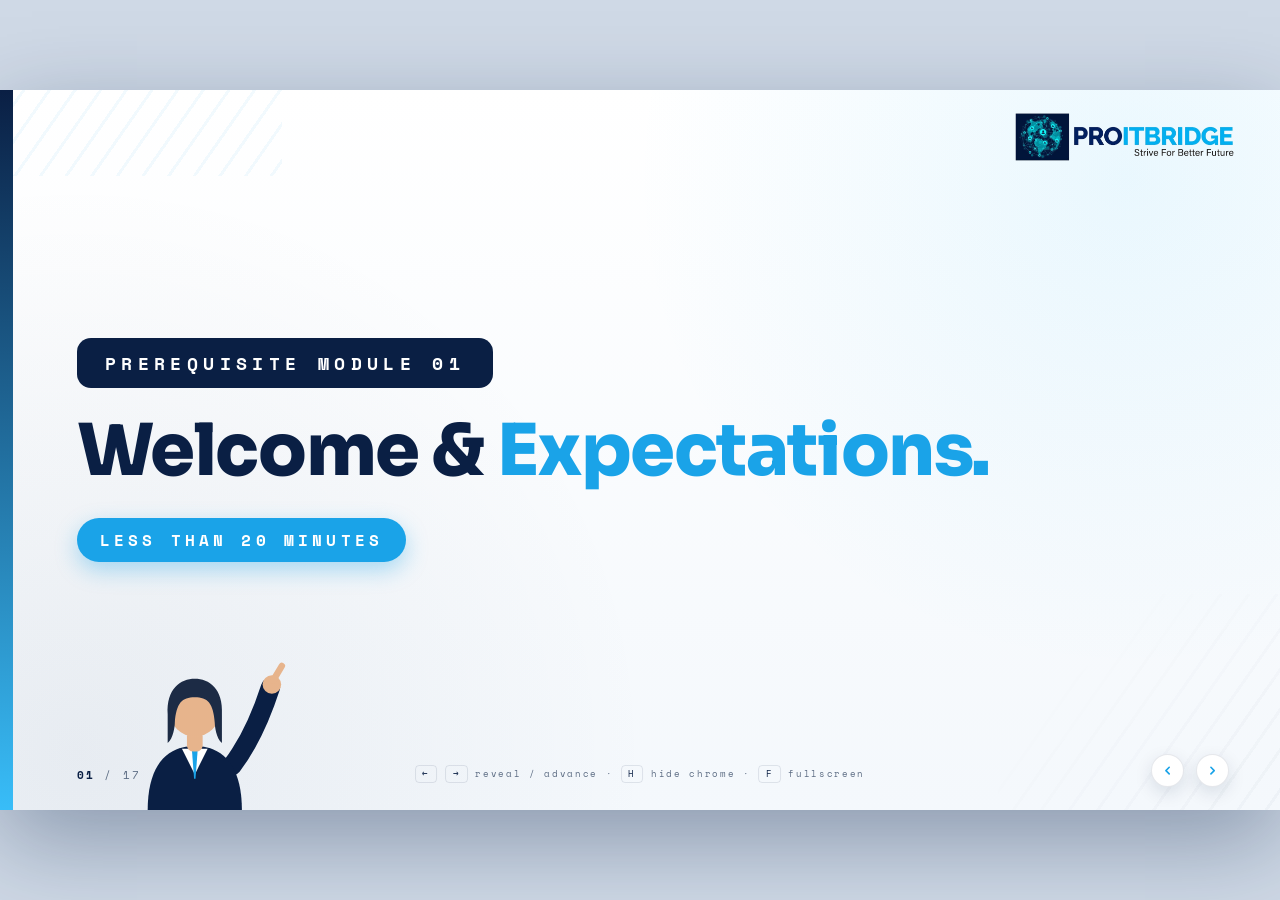
<file: NLP/Chapter-00 (Disclaimer)/Docs/01_Prerequisite 01 Welcome & Expectations/01.Welcome-and-expectations.html>
<!DOCTYPE html>
<html lang="en">
<head>
<meta charset="UTF-8">
<meta name="viewport" content="width=device-width, initial-scale=1.0">
<title>PROITBRIDGE &mdash; chapter-01-welcome-and-expectations</title>
<link rel="preconnect" href="https://fonts.googleapis.com">
<link rel="preconnect" href="https://fonts.gstatic.com" crossorigin>
<link href="https://fonts.googleapis.com/css2?family=Sora:wght@300;400;500;600;700;800&family=Space+Mono:wght@400;700&display=swap" rel="stylesheet">
<style>
  :root{
    --navy:#0a1f44; --navy-deep:#06132e;
    --sky:#1aa3e8; --sky-bright:#38bdf8; --sky-soft:#5cc4f5;
    --white:#fff; --paper:#f4f8fc; --ink:#0a1428;
    --muted:#5b6b82; --line:rgba(10,31,68,.10);
    --red:#dc2626; --red-soft:rgba(220,38,38,.10);
  }
  *{margin:0;padding:0;box-sizing:border-box;}
  html,body{height:100%;background:#dfe7f0;overflow:hidden;font-family:'Sora',sans-serif;color:var(--ink);-webkit-font-smoothing:antialiased;}
  #stage-wrap{position:fixed;inset:0;display:flex;align-items:center;justify-content:center;background:#cfd9e6;}
  #stage{position:relative;width:100vw;height:56.25vw;max-height:100vh;max-width:177.78vh;background:var(--white);overflow:hidden;box-shadow:0 30px 90px rgba(10,31,68,.35);}
  #stage::before{content:"";position:absolute;inset:0;background:radial-gradient(circle at 88% 12%, rgba(56,189,248,.10), transparent 38%),radial-gradient(circle at 6% 92%, rgba(10,31,68,.06), transparent 42%),linear-gradient(180deg,#fff 0%,#f4f8fc 100%);z-index:0;pointer-events:none;}
  .edge{position:absolute;left:0;top:0;bottom:0;width:1%;z-index:5;background:linear-gradient(180deg,var(--navy) 0%, var(--sky-bright) 100%);}
  .stripes{position:absolute;top:0;left:0;width:22%;height:12%;z-index:1;pointer-events:none;opacity:.55;background:repeating-linear-gradient(125deg, transparent 0 18px, rgba(26,163,232,.10) 18px 21px);}
  .stripes-br{position:absolute;bottom:0;right:0;width:22%;height:30%;z-index:1;pointer-events:none;opacity:.5;background:repeating-linear-gradient(125deg, transparent 0 20px, rgba(10,31,68,.06) 20px 23px);mask-image:linear-gradient(315deg,#000,transparent 75%);}

  .slide{position:absolute;inset:0;display:none;padding:4% 5.5% 4% 6%;z-index:2;flex-direction:column;}
  .slide.active{display:flex;}

  /* Reveal-on-click */
  .reveal{opacity:0;transform:translateY(20px);transition:opacity .5s cubic-bezier(.16,.8,.3,1),transform .5s cubic-bezier(.16,.8,.3,1);}
  .reveal.show{opacity:1;transform:none;}
  .reveal-svg{opacity:0;transition:opacity .5s ease;}
  .reveal-svg.show{opacity:1;}

  .grad-text{color:var(--sky);}

  /* ---- Title slide ---- */
  .title-stack{display:flex;flex-direction:column;justify-content:center;height:100%;gap:.4vw;max-width:72vw;}
  .ch-num{font-family:'Sora',sans-serif;font-weight:800;font-size:16vw;line-height:.82;letter-spacing:-.05em;color:var(--navy);}
  .ch-name{font-family:'Sora',sans-serif;font-weight:800;font-size:3.6vw;line-height:1.0;letter-spacing:-.02em;color:var(--navy);margin-top:.4vw;}
  .ch-dur{font-family:'Space Mono',monospace;font-size:1.05vw;letter-spacing:.28em;color:var(--muted);text-transform:uppercase;margin-top:1vw;}


  .ch-badge{display:inline-flex;align-self:flex-start;font-family:'Space Mono',monospace;font-weight:700;font-size:1.7vw;letter-spacing:.3em;text-transform:uppercase;background:var(--navy);color:#fff;padding:.95vw 2.2vw;border-radius:14px;margin-bottom:1.3vw;}
  .dur-pill{display:inline-flex;align-self:flex-start;font-family:'Space Mono',monospace;font-weight:700;letter-spacing:.26em;text-transform:uppercase;border-radius:40px;padding:.8vw 1.8vw;margin-top:2vw;}
  .dur-pill.hl{background:var(--sky);color:#fff;font-size:1.25vw;box-shadow:0 8px 22px rgba(26,163,232,.35);}
  .next-card{display:flex;flex-direction:column;align-items:center;justify-content:center;height:100%;text-align:center;gap:1.6vw;width:100%;padding:0 6%;}
  .next-kicker{font-family:'Space Mono',monospace;font-weight:700;font-size:1.1vw;letter-spacing:.3em;background:var(--sky);color:#fff;padding:.65vw 1.7vw;border-radius:40px;text-transform:uppercase;}
  .next-title{font-family:'Sora',sans-serif;font-weight:800;font-size:4.2vw;line-height:1.05;letter-spacing:-.03em;color:var(--navy);max-width:80vw;}
  .chip-row{display:flex;gap:1.2vw;flex-wrap:wrap;justify-content:center;margin-top:.6vw;}
  .chip{font-family:'Space Mono',monospace;font-weight:700;font-size:1.15vw;letter-spacing:.08em;color:var(--navy);background:#fff;border:2px solid var(--sky);border-radius:40px;padding:.7vw 1.6vw;box-shadow:0 6px 16px rgba(10,31,68,.08);}

  /* ---- Agenda / list slides ---- */
  .count-kicker{font-family:'Space Mono',monospace;font-weight:700;font-size:1.05vw;letter-spacing:.26em;text-transform:uppercase;color:var(--sky);margin-bottom:.8vw;display:flex;align-items:center;gap:.8vw;}
  .count-kicker::before{content:"";width:2.2vw;height:2px;background:var(--sky);display:inline-block;}
  .big-title{font-family:'Sora',sans-serif;font-weight:800;font-size:3.4vw;line-height:1.0;letter-spacing:-.02em;color:var(--navy);margin-bottom:1.8vw;}
  .big-title .grad-text{color:var(--sky);}
  .vlist{display:flex;flex-direction:column;gap:1.1vw;max-width:82%;}
  .vrow{display:flex;align-items:center;gap:1.6vw;}
  .vnum{flex:none;font-family:'Space Mono',monospace;font-weight:700;font-size:1.5vw;color:var(--sky);min-width:2.4vw;}
  .vtext{font-family:'Sora',sans-serif;font-weight:700;font-size:2vw;line-height:1.12;color:var(--navy);}
  .vlist.q .vtext{font-weight:600;font-size:1.95vw;}

  /* ---- Divider ---- */
  .divider-center{display:flex;flex-direction:column;align-items:center;justify-content:center;height:100%;text-align:center;gap:1.6vw;width:100%;padding:0 6%;}
  .pt-pill{font-family:'Space Mono',monospace;font-weight:700;font-size:1.05vw;letter-spacing:.3em;background:var(--navy);color:#fff;padding:.6vw 1.6vw;border-radius:40px;text-transform:uppercase;}
  .divider-title{font-family:'Sora',sans-serif;font-weight:800;font-size:5vw;line-height:1.02;letter-spacing:-.03em;color:var(--navy);}
  .divider-title .grad-text{color:var(--sky);}

  /* ---- Content header ---- */
  .pt-head{display:flex;align-items:center;gap:1.1vw;margin-bottom:1vw;}
  .pt-num{font-family:'Space Mono',monospace;font-weight:700;font-size:.95vw;letter-spacing:.22em;background:var(--navy);color:#fff;padding:.5vw 1.1vw;border-radius:8px;text-transform:uppercase;}
  .pt-name{font-family:'Sora',sans-serif;font-weight:800;font-size:2vw;letter-spacing:-.015em;color:var(--navy);}

  .bigviz{flex:1;display:flex;align-items:center;justify-content:center;padding:0 6% 4% 0;min-height:0;}
  .bigviz svg{width:100%;height:100%;max-height:42vw;overflow:visible;}

  /* ---- Vision: build vs don't build (vertical) ---- */
  .vis-wrap{display:flex;gap:2.4vw;width:100%;max-width:82%;align-items:flex-start;}
  .vis-col{flex:1;background:#fff;border:1px solid var(--line);border-radius:16px;padding:1.6vw 1.9vw 1.8vw;box-shadow:0 8px 22px rgba(10,31,68,.07);}
  .vis-col.build{border-top:5px solid var(--sky);}
  .vis-col.avoid{border-top:5px solid var(--red);}
  .vis-h{display:flex;align-items:center;gap:.9vw;font-family:'Sora',sans-serif;font-weight:800;font-size:2.1vw;margin-bottom:1.2vw;}
  .vis-col.build .vis-h{color:var(--sky);}
  .vis-col.avoid .vis-h{color:var(--red);}
  .vis-h .dot{flex:none;width:2.8vw;height:2.8vw;border-radius:50%;display:flex;align-items:center;justify-content:center;font-size:1.5vw;font-weight:700;}
  .vis-col.build .vis-h .dot{background:rgba(26,163,232,.14);color:var(--sky);}
  .vis-col.avoid .vis-h .dot{background:var(--red-soft);color:var(--red);}
  .vis-list{display:flex;flex-direction:column;gap:.7vw;}
  .vis-item{font-family:'Sora',sans-serif;font-size:1.65vw;font-weight:600;color:var(--ink);display:flex;align-items:center;gap:.8vw;line-height:1.2;}
  .vis-item::before{content:"";flex:none;width:.65vw;height:.65vw;border-radius:50%;}
  .vis-col.build .vis-item::before{background:var(--sky);}
  .vis-col.avoid .vis-item{color:var(--muted);}
  .vis-col.avoid .vis-item::before{background:var(--red);opacity:.7;}

  /* ---- Audience: 3 columns, vertical ---- */
  .aud-cols{display:flex;gap:2vw;width:100%;max-width:92%;align-items:flex-start;}
  .aud-col{flex:1;display:flex;flex-direction:column;gap:.6vw;}
  .aud-h{font-family:'Sora',sans-serif;font-weight:800;font-size:2.1vw;color:var(--navy);padding-bottom:.6vw;border-bottom:3px solid var(--sky);margin-bottom:.5vw;}
  .aud-item{font-family:'Sora',sans-serif;font-weight:400;font-size:1.55vw;color:var(--ink);line-height:1.16;}

  /* ---- Takeaway ---- */
  .takeaway-center{display:flex;flex-direction:column;align-items:center;justify-content:center;height:100%;text-align:center;gap:1.6vw;padding:0 8%;}
  .takeaway-text{font-family:'Sora',sans-serif;font-weight:800;font-size:3.2vw;line-height:1.12;letter-spacing:-.02em;color:var(--navy);max-width:60vw;}
  .takeaway-text .grad-text{color:var(--sky);}

  /* ---- Presenter figures (selective, brand-flat illustrations) ---- */
  .figure{position:absolute;z-index:3;pointer-events:none;}
  .figure svg{width:100%;height:auto;display:block;overflow:visible;}

  /* ---- Chrome ---- */
  #progress{position:absolute;top:0;left:0;height:3px;background:linear-gradient(90deg,var(--navy),var(--sky-bright));z-index:30;transition:width .4s ease;}
  .logo{position:absolute;top:3%;right:3.5%;z-index:35;height:7%;width:auto;}
  .chrome{transition:opacity .4s;}
  .chrome.hidden{opacity:0;pointer-events:none;}
  .nav-btn{position:absolute;bottom:3.2%;z-index:40;width:2.6vw;height:2.6vw;border-radius:50%;background:#fff;border:1px solid var(--line);color:var(--sky);cursor:pointer;display:flex;align-items:center;justify-content:center;transition:.25s;box-shadow:0 6px 18px rgba(10,31,68,.12);}
  .nav-btn:hover{background:var(--sky);color:#fff;transform:scale(1.08);border-color:var(--sky);}
  .nav-btn svg{width:42%;height:42%;}
  #prev{right:7.5%;} #next{right:4%;}
  #counter{position:absolute;bottom:3.8%;left:6%;z-index:30;font-family:'Space Mono',monospace;font-size:.85vw;letter-spacing:.2em;color:var(--muted);}
  #counter b{color:var(--navy);}
  #hint{position:absolute;bottom:3.8%;left:50%;transform:translateX(-50%);z-index:30;font-family:'Space Mono',monospace;font-size:.72vw;letter-spacing:.18em;color:var(--muted);display:flex;align-items:center;gap:.6vw;transition:opacity .6s;}
  .key{border:1px solid var(--line);border-radius:4px;padding:.1vw .5vw;color:var(--navy);}
</style>
</head>
<body>
<div id="stage-wrap"><div id="stage">
  <div id="progress" class="chrome"></div>
  <div class="edge"></div>
  <div class="stripes"></div>
  <div class="stripes-br"></div>
  <img class="logo" src="[data-uri]" alt="PROITBRIDGE">

  <section class="slide active" data-steps="0"><div class="title-stack"><div class="ch-badge" style="font-size:1.4vw;">Prerequisite Module 01</div><div class="ch-name" style="font-size:5.6vw;">Welcome &amp; <span class='grad-text'>Expectations.</span></div><div class="dur-pill hl">Less than 20 Minutes</div></div><div class="figure reveal-svg" data-step="0" style="left:8%;bottom:0;width:14.5vw;"><svg viewBox="0 0 260 300" xmlns="http://www.w3.org/2000/svg"><path d="M182,238 Q214,196 236,128" fill="none" stroke="#0a1f44" stroke-width="27" stroke-linecap="round"/><circle cx="238" cy="124" r="13" fill="#e7b48c"/><path d="M240,118 L252,98" stroke="#e7b48c" stroke-width="9" stroke-linecap="round"/><path d="M64,300 C64,236 92,210 130,210 C168,210 196,236 196,300 Z" fill="#0a1f44"/><path d="M112,214 L130,250 L148,214 Z" fill="#ffffff"/><path d="M126,216 L134,216 L131,256 L129,256 Z" fill="#1aa3e8"/><rect x="119" y="188" width="22" height="30" rx="9" fill="#e7b48c"/><circle cx="130" cy="162" r="35" fill="#e7b48c"/><path d="M92,166 C90,130 110,116 130,116 C150,116 170,130 168,166 L168,206 C160,200 158,182 158,178 C156,150 148,142 130,142 C112,142 104,150 102,178 C102,182 100,200 92,206 Z" fill="#1c2b45"/></svg></div></section>
<section class="slide" data-steps="6"><div class="count-kicker">6 Points to Cover</div><div class="big-title">Agenda for Today&rsquo;s Session.</div><div class="vlist"><div class="vrow reveal" data-step="1"><div class="vnum">01</div><div class="vtext">Python is Mandatory</div></div><div class="vrow reveal" data-step="2"><div class="vnum">02</div><div class="vtext">Who Writes Code Today?</div></div><div class="vrow reveal" data-step="3"><div class="vnum">03</div><div class="vtext">What Should Be Your Smart Move?</div></div><div class="vrow reveal" data-step="4"><div class="vnum">04</div><div class="vtext">Course Learning Approach</div></div><div class="vrow reveal" data-step="5"><div class="vnum">05</div><div class="vtext">Our Vision Through This Program</div></div><div class="vrow reveal" data-step="6"><div class="vnum">06</div><div class="vtext">Who Is This Program For?</div></div></div><div class="figure reveal-svg" data-step="0" style="left:8%;bottom:0;width:14.5vw;"><svg viewBox="0 0 260 300" xmlns="http://www.w3.org/2000/svg"><path d="M182,238 Q214,196 236,128" fill="none" stroke="#0a1f44" stroke-width="27" stroke-linecap="round"/><circle cx="238" cy="124" r="13" fill="#e7b48c"/><path d="M240,118 L252,98" stroke="#e7b48c" stroke-width="9" stroke-linecap="round"/><path d="M64,300 C64,236 92,210 130,210 C168,210 196,236 196,300 Z" fill="#0a1f44"/><path d="M112,214 L130,250 L148,214 Z" fill="#ffffff"/><path d="M126,216 L134,216 L131,256 L129,256 Z" fill="#1aa3e8"/><rect x="119" y="188" width="22" height="30" rx="9" fill="#e7b48c"/><circle cx="130" cy="162" r="35" fill="#e7b48c"/><path d="M95,168 C95,134 112,120 130,120 C148,120 165,134 165,168 C160,150 148,142 130,142 C112,142 100,150 95,168 Z" fill="#1c2b45"/></svg></div></section>
<section class="slide" data-steps="1"><div class="divider-center"><div class="pt-pill reveal" data-step="1">Point 01</div><div class="divider-title reveal" data-step="1">Python is Mandatory.</div></div></section>
<section class="slide" data-steps="1"><div class="pt-head"><span class="pt-num">Point 01</span><span class="pt-name">Python is Mandatory</span></div><div class="bigviz"><svg viewBox="0 0 720 440" xmlns="http://www.w3.org/2000/svg"><g class="reveal-svg" data-step="1"><rect x="20" y="370" width="560" height="42" rx="7" fill="#0a1f44"/><text x="300" y="396" font-family="Sora, sans-serif" font-size="17" font-weight="700" fill="#fff" text-anchor="middle">Python Fundamentals</text><rect x="48" y="321" width="504" height="42" rx="7" fill="#0d3a66"/><text x="300" y="347" font-family="Sora, sans-serif" font-size="17" font-weight="700" fill="#fff" text-anchor="middle">Functions</text><rect x="76" y="272" width="448" height="42" rx="7" fill="#15639b"/><text x="300" y="298" font-family="Sora, sans-serif" font-size="17" font-weight="700" fill="#fff" text-anchor="middle">OOP Concepts</text><rect x="104" y="223" width="392" height="42" rx="7" fill="#1aa3e8"/><text x="300" y="249" font-family="Sora, sans-serif" font-size="17" font-weight="700" fill="#fff" text-anchor="middle">Exception Handling</text><rect x="132" y="174" width="336" height="42" rx="7" fill="#1aa3e8"/><text x="300" y="200" font-family="Sora, sans-serif" font-size="17" font-weight="700" fill="#fff" text-anchor="middle">File Handling</text><rect x="160" y="125" width="280" height="42" rx="7" fill="#38bdf8"/><text x="300" y="151" font-family="Sora, sans-serif" font-size="14" font-weight="700" fill="#06132e" text-anchor="middle">NumPy</text><rect x="188" y="76" width="224" height="42" rx="7" fill="#5cc4f5"/><text x="300" y="102" font-family="Sora, sans-serif" font-size="14" font-weight="700" fill="#06132e" text-anchor="middle">Pandas</text><rect x="216" y="27" width="168" height="42" rx="7" fill="#5cc4f5"/><text x="300" y="53" font-family="Sora, sans-serif" font-size="14" font-weight="700" fill="#06132e" text-anchor="middle">Data Visualization</text></g></svg></div></section>
<section class="slide" data-steps="1"><div class="divider-center"><div class="pt-pill reveal" data-step="1">Point 02</div><div class="divider-title reveal" data-step="1">Who Writes Code Today?</div></div></section>
<section class="slide" data-steps="5"><div class="pt-head"><span class="pt-num">Point 02</span><span class="pt-name">Who Writes Code Today?</span></div><div class="bigviz"><svg viewBox="0 0 720 300" xmlns="http://www.w3.org/2000/svg">
      <g class="reveal-svg" data-step="1">
        <text x="360" y="30" font-family="Space Mono, monospace" font-size="16" fill="#5b6b82" text-anchor="middle" letter-spacing="4">THE ROLE IS SHIFTING</text>
      </g>
      <g class="reveal-svg" data-step="2">
        <circle cx="150" cy="120" r="62" fill="#fff" stroke="#0a1f44" stroke-width="2.5"/>
        <text x="150" y="115" font-family="Sora, sans-serif" font-size="19" font-weight="700" fill="#0a1f44" text-anchor="middle">CREATOR</text>
        <text x="150" y="140" font-family="Space Mono, monospace" font-size="13" fill="#5b6b82" text-anchor="middle">yesterday</text>
      </g>
      <g class="reveal-svg" data-step="3">
        <line x1="218" y1="120" x2="500" y2="120" stroke="#1aa3e8" stroke-width="3" stroke-dasharray="7 7"/>
        <polygon points="500,110 522,120 500,130" fill="#1aa3e8"/>
      </g>
      <g class="reveal-svg" data-step="4">
        <circle cx="575" cy="120" r="66" fill="#0a1f44"/>
        <text x="575" y="115" font-family="Sora, sans-serif" font-size="19" font-weight="700" fill="#fff" text-anchor="middle">VALIDATOR</text>
        <text x="575" y="140" font-family="Space Mono, monospace" font-size="13" fill="#5cc4f5" text-anchor="middle">today</text>
      </g>
      <g class="reveal-svg" data-step="5">
        <rect x="120" y="216" width="480" height="64" rx="12" fill="none" stroke="#1aa3e8" stroke-width="2"/>
        <text x="360" y="242" font-family="Space Mono, monospace" font-size="13" fill="#1aa3e8" text-anchor="middle" letter-spacing="3">AI GENERATES</text>
        <text x="360" y="266" font-family="Sora, sans-serif" font-size="17" font-weight="700" fill="#0a1428" text-anchor="middle">code  &#183;  documentation  &#183;  workflows  &#183;  solutions</text>
      </g>
    </svg></div></section>
<section class="slide" data-steps="1"><div class="divider-center"><div class="pt-pill reveal" data-step="1">Point 03</div><div class="divider-title reveal" data-step="1">What Should Be Your Smart Move?</div></div></section>
<section class="slide" data-steps="6"><div class="pt-head"><span class="pt-num">Point 03</span><span class="pt-name">What Should Be Your Smart Move?</span></div><div class="bigviz"><svg viewBox="0 0 720 440" xmlns="http://www.w3.org/2000/svg"><circle cx="360" cy="215" r="58" fill="#0a1f44"/><text x="360" y="211" font-family="Sora, sans-serif" font-size="16" font-weight="700" fill="#fff" text-anchor="middle">AI</text><text x="360" y="231" font-family="Space Mono, monospace" font-size="11" fill="#5cc4f5" text-anchor="middle">VALIDATOR</text><g class="reveal-svg" data-step="1"><line x1="360" y1="157" x2="360" y2="101" stroke="#1aa3e8" stroke-width="2" stroke-dasharray="5 5" opacity="0.7"/><circle cx="360" cy="53" r="48" fill="#fff" stroke="#1aa3e8" stroke-width="2"/><text x="360" y="57" font-family="Space Mono, monospace" font-size="12" font-weight="700" fill="#0a1f44" text-anchor="middle">READ</text></g><g class="reveal-svg" data-step="2"><line x1="410" y1="186" x2="459" y2="158" stroke="#1aa3e8" stroke-width="2" stroke-dasharray="5 5" opacity="0.7"/><circle cx="500" cy="134" r="48" fill="#fff" stroke="#1aa3e8" stroke-width="2"/><text x="500" y="138" font-family="Space Mono, monospace" font-size="12" font-weight="700" fill="#0a1f44" text-anchor="middle">VALIDATE</text></g><g class="reveal-svg" data-step="3"><line x1="410" y1="244" x2="459" y2="272" stroke="#1aa3e8" stroke-width="2" stroke-dasharray="5 5" opacity="0.7"/><circle cx="500" cy="296" r="48" fill="#fff" stroke="#1aa3e8" stroke-width="2"/><text x="500" y="300" font-family="Space Mono, monospace" font-size="12" font-weight="700" fill="#0a1f44" text-anchor="middle">DEBUG</text></g><g class="reveal-svg" data-step="4"><line x1="360" y1="273" x2="360" y2="329" stroke="#1aa3e8" stroke-width="2" stroke-dasharray="5 5" opacity="0.7"/><circle cx="360" cy="377" r="48" fill="#fff" stroke="#1aa3e8" stroke-width="2"/><text x="360" y="381" font-family="Space Mono, monospace" font-size="12" font-weight="700" fill="#0a1f44" text-anchor="middle">IMPROVE</text></g><g class="reveal-svg" data-step="5"><line x1="310" y1="244" x2="261" y2="272" stroke="#1aa3e8" stroke-width="2" stroke-dasharray="5 5" opacity="0.7"/><circle cx="220" cy="296" r="48" fill="#fff" stroke="#1aa3e8" stroke-width="2"/><text x="220" y="300" font-family="Space Mono, monospace" font-size="10" font-weight="700" fill="#0a1f44" text-anchor="middle">REQUIREMENTS</text></g><g class="reveal-svg" data-step="6"><line x1="310" y1="186" x2="261" y2="158" stroke="#1aa3e8" stroke-width="2" stroke-dasharray="5 5" opacity="0.7"/><circle cx="220" cy="134" r="48" fill="#fff" stroke="#1aa3e8" stroke-width="2"/><text x="220" y="138" font-family="Space Mono, monospace" font-size="12" font-weight="700" fill="#0a1f44" text-anchor="middle">RELIABLE</text></g></svg></div></section>
<section class="slide" data-steps="1"><div class="divider-center"><div class="pt-pill reveal" data-step="1">Point 04</div><div class="divider-title reveal" data-step="1">Course Learning Approach.</div></div></section>
<section class="slide" data-steps="2"><div class="pt-head"><span class="pt-num">Point 04</span><span class="pt-name">Course Learning Approach</span></div><div class="bigviz"><svg viewBox="0 0 720 320" xmlns="http://www.w3.org/2000/svg">
      <g class="reveal-svg" data-step="1">
        <text x="360" y="30" font-family="Space Mono, monospace" font-size="15" fill="#5b6b82" text-anchor="middle" letter-spacing="4">HOW TIME IS SPENT</text>
        <rect x="90" y="58" width="318" height="86" rx="12" fill="#1aa3e8"/>
        <rect x="414" y="58" width="216" height="86" rx="12" fill="#0a1f44"/>
        <text x="249" y="101" font-family="Sora, sans-serif" font-size="34" font-weight="800" fill="#fff" text-anchor="middle">60%</text>
        <text x="249" y="125" font-family="Space Mono, monospace" font-size="13" fill="#fff" text-anchor="middle" letter-spacing="3">PRACTICAL</text>
        <text x="522" y="101" font-family="Sora, sans-serif" font-size="34" font-weight="800" fill="#fff" text-anchor="middle">40%</text>
        <text x="522" y="125" font-family="Space Mono, monospace" font-size="13" fill="#5cc4f5" text-anchor="middle" letter-spacing="3">THEORY</text>
      </g>
      <g class="reveal-svg" data-step="2">
        <rect x="90" y="186" width="258" height="96" rx="14" fill="none" stroke="#1aa3e8" stroke-width="2"/>
        <text x="219" y="230" font-family="Sora, sans-serif" font-size="20" font-weight="700" fill="#0a1f44" text-anchor="middle">PROJECT-BASED</text>
        <text x="219" y="256" font-family="Space Mono, monospace" font-size="13" fill="#5b6b82" text-anchor="middle">learning</text>
        <rect x="372" y="186" width="258" height="96" rx="14" fill="none" stroke="#0a1f44" stroke-width="2"/>
        <text x="501" y="224" font-family="Sora, sans-serif" font-size="20" font-weight="700" fill="#0a1f44" text-anchor="middle">INTERVIEW-</text>
        <text x="501" y="252" font-family="Sora, sans-serif" font-size="20" font-weight="700" fill="#0a1f44" text-anchor="middle">ORIENTED</text>
      </g>
    </svg></div></section>
<section class="slide" data-steps="1"><div class="divider-center"><div class="pt-pill reveal" data-step="1">Point 05</div><div class="divider-title reveal" data-step="1">Our Vision Through This Program.</div></div></section>
<section class="slide" data-steps="2"><div class="pt-head"><span class="pt-num">Point 05</span><span class="pt-name">Our Vision Through This Program</span></div><div class="bigviz"><div class="vis-wrap"><div class="vis-col build reveal" data-step="1"><div class="vis-h"><span class="dot">&#10003;</span> We Build</div><div class="vis-list"><div class="vis-item">AI Engineers</div><div class="vis-item">AI Architects</div><div class="vis-item">AI Consultants</div><div class="vis-item">AI Product Thinkers</div><div class="vis-item">AI Entrepreneurs</div><div class="vis-item">System Thinkers</div><div class="vis-item">Future AI Leaders</div></div></div><div class="vis-col avoid reveal" data-step="2"><div class="vis-h"><span class="dot">&#10005;</span> We Don&rsquo;t Build</div><div class="vis-list"><div class="vis-item">Certificate Collectors</div><div class="vis-item">Tutorial Followers</div><div class="vis-item">Copy-Paste Developers</div><div class="vis-item">Tool-Dependent Pros</div><div class="vis-item">Prompt-Only Users</div><div class="vis-item">AI Consumers</div></div></div></div></div></section>
<section class="slide" data-steps="1"><div class="divider-center"><div class="pt-pill reveal" data-step="1">Point 06</div><div class="divider-title reveal" data-step="1">Who Is This Program For?</div></div></section>
<section class="slide" data-steps="3"><div class="pt-head"><span class="pt-num">Point 06</span><span class="pt-name">Who Is This Program For?</span></div><div class="bigviz"><div class="aud-cols"><div class="aud-col reveal" data-step="1"><div class="aud-h">Engineering &amp; Dev</div><div class="aud-item">Software Engineers</div><div class="aud-item">Backend Developers</div><div class="aud-item">Frontend Developers</div><div class="aud-item">Full Stack Developers</div><div class="aud-item">QA Engineers</div><div class="aud-item">Automation Test Engineers</div><div class="aud-item">DevOps Engineers</div><div class="aud-item">Cloud Engineers</div><div class="aud-item">Database Administrators</div><div class="aud-item">Cyber Security Pros</div></div><div class="aud-col reveal" data-step="2"><div class="aud-h">Data &amp; AI</div><div class="aud-item">Data Analysts</div><div class="aud-item">Data Scientists</div><div class="aud-item">Machine Learning Engineers</div><div class="aud-item">AI Engineers</div></div><div class="aud-col reveal" data-step="3"><div class="aud-h">Business &amp; Leadership</div><div class="aud-item">Product Managers</div><div class="aud-item">Business Analysts</div><div class="aud-item">Finance Professionals</div><div class="aud-item">Career Transition Pros</div><div class="aud-item">Non-IT Professionals</div><div class="aud-item">CXOs &amp; Founders</div></div></div></div></section>
<section class="slide" data-steps="1"><div class="takeaway-center"><div class="pt-pill">Takeaway</div><div class="takeaway-text reveal" data-step="1">Not a <span class='grad-text'>tool user</span> &mdash; an <span class='grad-text'>AI builder</span> who can validate, debug and ship reliable systems on a Python foundation.</div></div><div class="figure reveal-svg" data-step="1" style="left:8%;bottom:0;width:14.5vw;"><svg viewBox="0 0 260 300" xmlns="http://www.w3.org/2000/svg"><path d="M182,238 Q214,196 236,128" fill="none" stroke="#0a1f44" stroke-width="27" stroke-linecap="round"/><circle cx="238" cy="124" r="13" fill="#e7b48c"/><path d="M240,118 L252,98" stroke="#e7b48c" stroke-width="9" stroke-linecap="round"/><path d="M64,300 C64,236 92,210 130,210 C168,210 196,236 196,300 Z" fill="#0a1f44"/><path d="M112,214 L130,250 L148,214 Z" fill="#ffffff"/><path d="M126,216 L134,216 L131,256 L129,256 Z" fill="#1aa3e8"/><rect x="119" y="188" width="22" height="30" rx="9" fill="#e7b48c"/><circle cx="130" cy="162" r="35" fill="#e7b48c"/><path d="M92,166 C90,130 110,116 130,116 C150,116 170,130 168,166 L168,206 C160,200 158,182 158,178 C156,150 148,142 130,142 C112,142 104,150 102,178 C102,182 100,200 92,206 Z" fill="#1c2b45"/></svg></div></section>
<section class="slide" data-steps="6"><div class="count-kicker">6 Points Covered</div><div class="big-title"><span class="grad-text">Summary.</span></div><div class="vlist"><div class="vrow reveal" data-step="1"><div class="vnum">01</div><div class="vtext">Python is Mandatory</div></div><div class="vrow reveal" data-step="2"><div class="vnum">02</div><div class="vtext">Who Writes Code Today?</div></div><div class="vrow reveal" data-step="3"><div class="vnum">03</div><div class="vtext">What Should Be Your Smart Move?</div></div><div class="vrow reveal" data-step="4"><div class="vnum">04</div><div class="vtext">Course Learning Approach</div></div><div class="vrow reveal" data-step="5"><div class="vnum">05</div><div class="vtext">Our Vision Through This Program</div></div><div class="vrow reveal" data-step="6"><div class="vnum">06</div><div class="vtext">Who Is This Program For?</div></div></div></section>
<section class="slide" data-steps="1"><div class="next-card"><div class="next-kicker">Coming Up Next &middot; Prerequisite Module 02</div><div class="next-title">Before Approaching Agentic AI &mdash; The <span class="grad-text">Terminologies</span> You Should Know.</div><div class="chip-row reveal" data-step="1"><span class="chip">Machine Learning</span><span class="chip">Deep Learning</span><span class="chip">Evaluation Metrics</span><span class="chip">Transfer Learning</span></div></div></section>

  <button class="nav-btn chrome" id="prev" aria-label="Previous"><svg viewBox="0 0 24 24" fill="none" stroke="currentColor" stroke-width="3" stroke-linecap="round" stroke-linejoin="round"><polyline points="15 18 9 12 15 6"/></svg></button>
  <button class="nav-btn chrome" id="next" aria-label="Next"><svg viewBox="0 0 24 24" fill="none" stroke="currentColor" stroke-width="3" stroke-linecap="round" stroke-linejoin="round"><polyline points="9 18 15 12 9 6"/></svg></button>
  <div id="counter" class="chrome"><b id="cur">01</b> / <span id="tot">17</span></div>
  <div id="hint" class="chrome"><span class="key">&larr;</span><span class="key">&rarr;</span> reveal / advance &middot; <span class="key">H</span> hide chrome &middot; <span class="key">F</span> fullscreen</div>
</div></div>
<script>
(function(){
  const slides=Array.from(document.querySelectorAll('.slide'));
  const total=slides.length;
  let si=0, step=0;
  const prog=document.getElementById('progress');
  const cur=document.getElementById('cur');
  function maxStep(s){ return parseInt(s.dataset.steps||'0',10); }
  function renderReveals(){
    slides[si].querySelectorAll('[data-step]').forEach(el=>{
      el.classList.toggle('show', parseInt(el.dataset.step||'0',10) <= step);
    });
  }
  function show(i, fromStart=true){
    slides[si].classList.remove('active');
    si=i;
    step = fromStart ? 0 : maxStep(slides[si]);
    const s=slides[si];
    s.querySelectorAll('[data-step]').forEach(el=>el.classList.remove('show'));
    s.classList.add('active');
    void s.offsetWidth;
    renderReveals();
    cur.textContent=String(si+1).padStart(2,'0');
    prog.style.width=(si/(total-1)*100)+'%';
  }
  function next(){
    const s=slides[si];
    if(step < maxStep(s)) { step++; renderReveals(); }
    else if(si < total-1) show(si+1, true);
  }
  function prev(){
    if(step > 0) { step--; renderReveals(); }
    else if(si > 0) show(si-1, false);
  }
  document.getElementById('next').addEventListener('click',next);
  document.getElementById('prev').addEventListener('click',prev);
  document.getElementById('stage').addEventListener('click',function(e){ if(e.target.closest('.nav-btn'))return; next(); });
  document.addEventListener('keydown',function(e){
    if(e.key==='ArrowRight'||e.key===' '||e.key==='PageDown'){e.preventDefault();next();}
    else if(e.key==='ArrowLeft'||e.key==='PageUp'){e.preventDefault();prev();}
    else if(e.key==='Home'){show(0,true);}
    else if(e.key==='End'){show(total-1,true);}
    else if(e.key.toLowerCase()==='f'){ if(!document.fullscreenElement) document.documentElement.requestFullscreen&&document.documentElement.requestFullscreen(); else document.exitFullscreen&&document.exitFullscreen(); }
    else if(e.key.toLowerCase()==='h'){ document.querySelectorAll('.chrome').forEach(el=>el.classList.toggle('hidden')); }
  });
  setTimeout(()=>{document.getElementById('hint').style.opacity='0';}, 5000);
  show(0,true);
})();
</script>
</body>
</html>
</file>
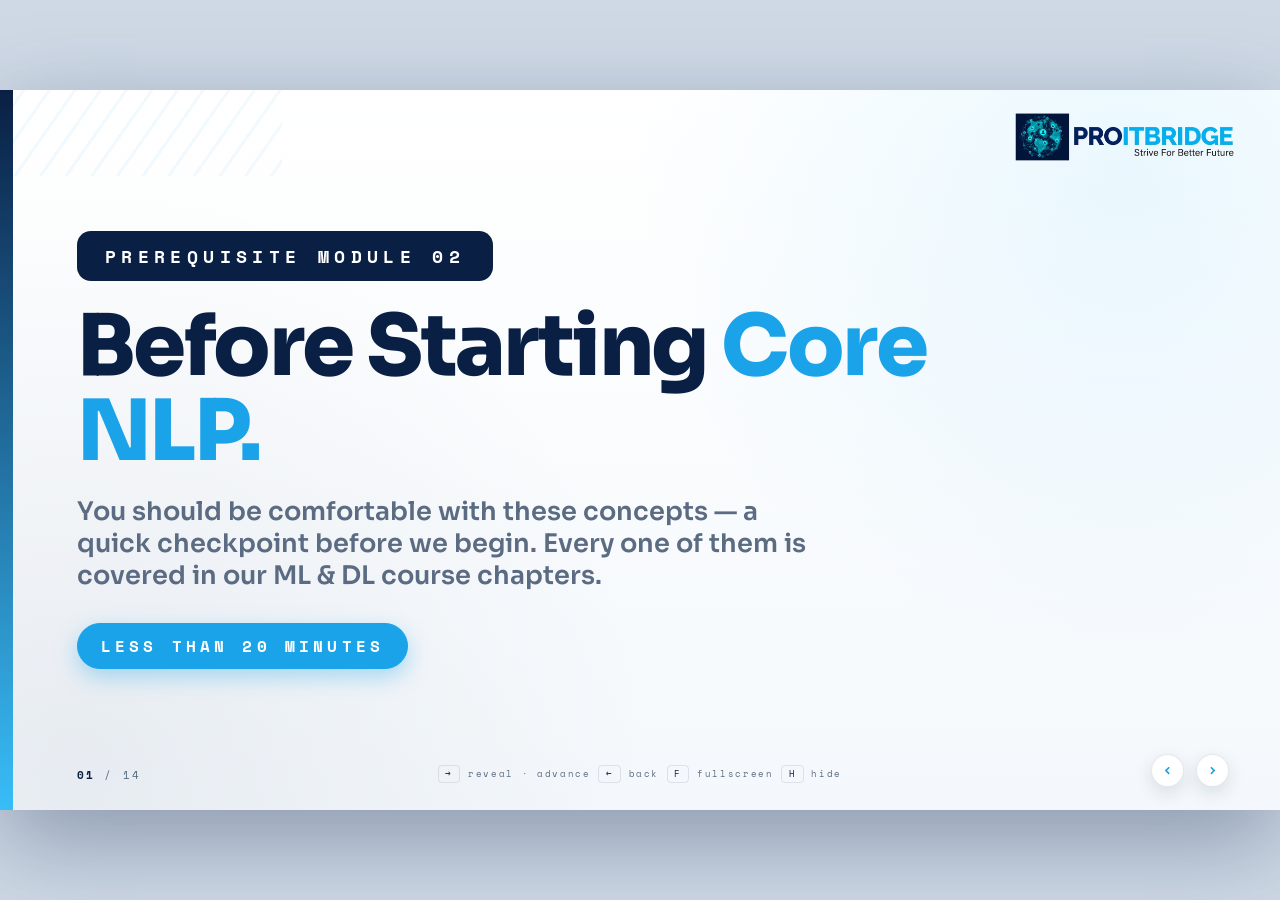
<file: NLP/Chapter-00 (Disclaimer)/Docs/02_Prerequisite 02 Before Starting CoreNLP/02.Terminologies Mastery.html>
<!DOCTYPE html>
<html lang="en">
<head>
<meta charset="UTF-8">
<meta name="viewport" content="width=device-width, initial-scale=1.0">
<title>Prerequisite Module 02: Terminologies Mastery</title>
<link href="https://fonts.googleapis.com/css2?family=Sora:wght@300;400;600;700;800&family=Space+Mono:wght@400;700&display=swap" rel="stylesheet">
<style>
  :root{
    --navy:#0a1f44; --navy-deep:#06132e;
    --sky:#1aa3e8; --sky-bright:#38bdf8; --sky-soft:#5cc4f5;
    --white:#fff; --paper:#f4f8fc; --ink:#0a1428;
    --muted:#5b6b82; --line:rgba(10,31,68,.10);
    --red:#dc2626; --red-soft:rgba(220,38,38,.10);
  }
  *{margin:0;padding:0;box-sizing:border-box;}
  html,body{height:100%;background:#dfe7f0;overflow:hidden;font-family:'Sora',sans-serif;color:var(--ink);-webkit-font-smoothing:antialiased;}
  #stage-wrap{position:fixed;inset:0;display:flex;align-items:center;justify-content:center;background:#cfd9e6;}
  #stage{position:relative;width:100vw;height:56.25vw;max-height:100vh;max-width:177.78vh;background:var(--white);overflow:hidden;box-shadow:0 30px 90px rgba(10,31,68,.35);}
  #stage::before{content:"";position:absolute;inset:0;background:radial-gradient(circle at 88% 12%, rgba(56,189,248,.10), transparent 38%),radial-gradient(circle at 6% 92%, rgba(10,31,68,.06), transparent 42%),linear-gradient(180deg,#fff 0%,#f4f8fc 100%);z-index:0;pointer-events:none;}
  .edge{position:absolute;left:0;top:0;bottom:0;width:1%;z-index:5;background:linear-gradient(180deg,var(--navy) 0%, var(--sky-bright) 100%);}
  .stripes{position:absolute;top:0;left:0;width:22%;height:12%;z-index:1;pointer-events:none;opacity:.55;background:repeating-linear-gradient(125deg, transparent 0 18px, rgba(26,163,232,.10) 18px 21px);}

  .slide{position:absolute;inset:0;display:none;padding:3.6% 5.5% 3.6% 6%;z-index:2;flex-direction:column;}
  .slide.active{display:flex;}

  .reveal{opacity:0;transform:translateY(20px);transition:opacity .5s cubic-bezier(.16,.8,.3,1),transform .5s cubic-bezier(.16,.8,.3,1);}
  .reveal.show{opacity:1;transform:none;}
  .grad-text{color:var(--sky);}

  /* Title */
  .title-stack{display:flex;flex-direction:column;justify-content:center;height:100%;gap:.5vw;max-width:78vw;}
  .eyebrow{font-family:'Space Mono',monospace;font-weight:700;font-size:1.1vw;letter-spacing:.32em;text-transform:uppercase;color:var(--sky);margin-bottom:1vw;}
  .ch-name{font-family:'Sora',sans-serif;font-weight:800;font-size:6.6vw;line-height:1.0;letter-spacing:-.03em;color:var(--navy);}
  .ch-sub{font-family:'Sora',sans-serif;font-weight:600;font-size:2vw;line-height:1.25;color:var(--muted);margin-top:1.2vw;max-width:58vw;}
  .dur-pill{display:inline-flex;align-self:flex-start;font-family:'Space Mono',monospace;font-weight:700;font-size:1.05vw;letter-spacing:.26em;text-transform:uppercase;color:var(--navy);background:rgba(26,163,232,.10);border:1px solid var(--line);border-radius:40px;padding:.8vw 1.8vw;margin-top:2vw;}

  /* Agenda / summary */
  .count-kicker{font-family:'Space Mono',monospace;font-weight:700;font-size:1.05vw;letter-spacing:.26em;text-transform:uppercase;color:var(--sky);margin-bottom:.8vw;display:flex;align-items:center;gap:.8vw;}
  .count-kicker::before{content:"";width:2.2vw;height:2px;background:var(--sky);display:inline-block;}
  .big-title{font-family:'Sora',sans-serif;font-weight:800;font-size:3.3vw;line-height:1.0;letter-spacing:-.02em;color:var(--navy);margin-bottom:1.6vw;}
  .vlist{display:flex;flex-direction:column;gap:.95vw;max-width:84%;}
  .vrow{display:flex;align-items:center;gap:1.5vw;}
  .vnum{flex:none;font-family:'Space Mono',monospace;font-weight:700;font-size:1.45vw;color:var(--sky);min-width:2.6vw;}
  .vtext{font-family:'Sora',sans-serif;font-weight:700;font-size:1.95vw;line-height:1.1;color:var(--navy);}
  .vrow.star .vnum{color:var(--sky);font-size:1.8vw;}
  .vrow.star .vtext{color:var(--sky);font-weight:800;}

  /* Divider — instant */
  .divider-center{display:flex;flex-direction:column;align-items:center;justify-content:center;height:100%;text-align:center;gap:1.7vw;width:100%;padding:0 6%;}
  .pt-pill{font-family:'Space Mono',monospace;font-weight:700;font-size:1.1vw;letter-spacing:.3em;background:var(--navy);color:#fff;padding:.65vw 1.7vw;border-radius:40px;text-transform:uppercase;}
  .divider-title{font-family:'Sora',sans-serif;font-weight:800;font-size:5vw;line-height:1.02;letter-spacing:-.03em;color:var(--navy);max-width:84vw;}

  /* Content header */
  .pt-head{display:flex;align-items:center;gap:1.1vw;margin-bottom:1.1vw;}
  .pt-num{font-family:'Space Mono',monospace;font-weight:700;font-size:.95vw;letter-spacing:.22em;background:var(--navy);color:#fff;padding:.5vw 1.1vw;border-radius:8px;text-transform:uppercase;white-space:nowrap;}
  .pt-name{font-family:'Sora',sans-serif;font-weight:800;font-size:2vw;letter-spacing:-.015em;color:var(--navy);}
  .bigviz{flex:1;display:flex;flex-direction:column;align-items:flex-start;justify-content:center;gap:1.1vw;padding:0 5% 4.5% 0;min-height:0;}

  /* P01 journey */
  .journey{display:flex;align-items:stretch;gap:1.4vw;width:92%;}
  .j-card{flex:1;background:#fff;border:1px solid var(--line);border-radius:18px;padding:1.6vw 1.8vw;box-shadow:0 8px 22px rgba(10,31,68,.07);display:flex;flex-direction:column;gap:.7vw;}
  .j-card.end{border-top:6px solid var(--sky);}
  .j-card.start{border-top:6px solid var(--navy);}
  .j-tag{font-family:'Space Mono',monospace;font-weight:700;font-size:.95vw;letter-spacing:.24em;text-transform:uppercase;color:var(--muted);}
  .j-h{font-family:'Sora',sans-serif;font-weight:800;font-size:2.2vw;color:var(--navy);line-height:1.05;}
  .j-p{font-size:1.35vw;line-height:1.35;color:var(--ink);font-weight:400;}
  .j-arrow{align-self:center;display:flex;flex-direction:column;align-items:center;gap:.3vw;flex:none;}
  .j-arrow .ar{font-size:3.2vw;color:var(--sky);font-weight:800;line-height:1;}
  .j-arrow .lbl{font-family:'Space Mono',monospace;font-size:.85vw;letter-spacing:.2em;color:var(--sky);text-transform:uppercase;font-weight:700;}
  .wide-banner{width:92%;background:var(--navy);color:#fff;border-radius:14px;padding:1.1vw 1.7vw;font-size:1.45vw;font-weight:600;line-height:1.35;}
  .wide-banner b{color:var(--sky-bright);}

  /* P02 fan */
  .fan-wrap{display:flex;flex-direction:column;align-items:center;width:94%;}
  .fan-top{background:var(--navy);color:#fff;border-radius:14px;padding:.9vw 2.6vw;font-family:'Sora',sans-serif;font-weight:800;font-size:1.8vw;}
  .fan-top span{color:var(--sky-bright);}
  .fan-svg{width:72%;height:3.4vw;display:block;}
  .fan-cols{display:flex;gap:1.6vw;width:100%;align-items:stretch;}
  .fan-card{flex:1;background:#fff;border:1px solid var(--line);border-top:6px solid var(--navy);border-radius:16px;padding:1.3vw 1.5vw;box-shadow:0 8px 22px rgba(10,31,68,.07);display:flex;flex-direction:column;gap:.6vw;}
  .fan-card.hl{border-top-color:var(--sky);background:linear-gradient(180deg,rgba(26,163,232,.07),#fff 60%);}
  .fan-tag{font-family:'Space Mono',monospace;font-weight:700;font-size:.85vw;letter-spacing:.22em;text-transform:uppercase;color:var(--sky);}
  .fan-h{font-family:'Sora',sans-serif;font-weight:800;font-size:2vw;color:var(--navy);}
  .fan-p{font-size:1.22vw;line-height:1.38;color:var(--ink);}
  .fan-p b{color:var(--sky);}

  /* P03 analogy */
  .ana-list{display:flex;flex-direction:column;gap:.9vw;width:93%;}
  .ana-row{display:flex;align-items:center;gap:1.3vw;background:#fff;border:1px solid var(--line);border-left:6px solid var(--sky);border-radius:14px;padding:1vw 1.5vw;box-shadow:0 6px 16px rgba(10,31,68,.06);}
  .ana-term{flex:none;font-family:'Space Mono',monospace;font-weight:700;font-size:1.15vw;color:#fff;background:var(--navy);border-radius:10px;padding:.55vw 1vw;min-width:13vw;text-align:center;letter-spacing:.06em;}
  .ana-eq{flex:none;color:var(--sky);font-size:1.7vw;font-weight:800;}
  .ana-role{flex:none;font-family:'Sora',sans-serif;font-weight:800;font-size:1.5vw;color:var(--navy);min-width:15.5vw;line-height:1.1;}
  .ana-desc{font-size:1.18vw;line-height:1.32;color:var(--ink);}

  /* P04 pipeline */
  .pipe-banner{width:94%;background:var(--navy);color:#fff;border-radius:14px;padding:.9vw 1.6vw;font-size:1.4vw;font-weight:700;}
  .pipe-banner span{color:var(--sky-bright);}
  .pipe{display:flex;align-items:stretch;gap:.7vw;width:94%;}
  .stage{flex:1;background:#fff;border:1px solid var(--line);border-radius:14px;padding:1vw 1.1vw;display:flex;flex-direction:column;gap:.5vw;box-shadow:0 6px 16px rgba(10,31,68,.06);}
  .stage.hl{border:2px solid var(--sky);background:linear-gradient(180deg,rgba(26,163,232,.08),#fff 70%);}
  .stage .num{font-family:'Space Mono',monospace;font-weight:700;font-size:1.35vw;color:var(--sky);}
  .stage .sh{font-family:'Sora',sans-serif;font-weight:800;font-size:1.32vw;color:var(--navy);line-height:1.12;}
  .stage .sp{font-size:1.02vw;line-height:1.32;color:var(--muted);font-weight:400;}
  .pipe-ar{align-self:center;color:var(--sky);font-size:1.7vw;font-weight:800;flex:none;}
  .pipe-note{width:94%;font-size:1.25vw;color:var(--ink);background:rgba(26,163,232,.08);border:1px solid var(--line);border-radius:12px;padding:.8vw 1.4vw;font-weight:600;}
  .pipe-note b{color:var(--sky);}

  /* P05 ways */
  .ways{display:flex;gap:1.5vw;width:94%;align-items:stretch;}
  .way{flex:1;background:#fff;border:1px solid var(--line);border-radius:16px;padding:1.3vw 1.5vw;display:flex;flex-direction:column;gap:.6vw;box-shadow:0 8px 22px rgba(10,31,68,.07);}
  .way.best{border:2px solid var(--sky);background:linear-gradient(180deg,rgba(26,163,232,.08),#fff 60%);position:relative;}
  .way .badge{position:absolute;top:-1.1vw;right:1.2vw;background:var(--sky);color:#fff;font-family:'Space Mono',monospace;font-weight:700;font-size:.85vw;letter-spacing:.18em;padding:.4vw 1vw;border-radius:30px;}
  .way .wnum{font-family:'Space Mono',monospace;font-weight:700;font-size:1.3vw;color:var(--sky);}
  .way .wh{font-family:'Sora',sans-serif;font-weight:800;font-size:1.7vw;color:var(--navy);line-height:1.1;}
  .way .wp{font-size:1.18vw;line-height:1.38;color:var(--ink);}
  .way .wp b{color:var(--sky);}

  /* P06 conditions */
  .conds{display:flex;gap:2vw;width:88%;}
  .cond{flex:1;background:#fff;border:1px solid var(--line);border-top:7px solid var(--sky);border-radius:18px;padding:1.8vw;display:flex;flex-direction:column;gap:.8vw;box-shadow:0 8px 22px rgba(10,31,68,.07);}
  .cond .cic{font-size:3vw;line-height:1;color:var(--sky);font-weight:800;}
  .cond .chh{font-family:'Sora',sans-serif;font-weight:800;font-size:2.2vw;color:var(--navy);}
  .cond .cp{font-size:1.35vw;line-height:1.4;color:var(--ink);}
  .warnrow{width:88%;background:var(--red-soft);border:1px solid var(--red);border-radius:14px;padding:1.1vw 1.6vw;color:var(--red);font-weight:700;font-size:1.45vw;line-height:1.35;display:flex;gap:1vw;align-items:center;}
  .warnrow .x{font-size:2vw;flex:none;}

  /* P07 before/after */
  .vis-wrap{display:flex;gap:2vw;width:93%;align-items:stretch;}
  .vis-col{flex:1;background:#fff;border:1px solid var(--line);border-radius:16px;padding:1.4vw 1.7vw 1.6vw;box-shadow:0 8px 22px rgba(10,31,68,.07);}
  .vis-col.build{border-top:6px solid var(--sky);}
  .vis-col.avoid{border-top:6px solid var(--red);}
  .vis-h{display:flex;align-items:center;gap:.9vw;font-family:'Sora',sans-serif;font-weight:800;font-size:1.85vw;margin-bottom:1vw;}
  .vis-col.build .vis-h{color:var(--sky);}
  .vis-col.avoid .vis-h{color:var(--red);}
  .vis-h .dot{flex:none;width:2.6vw;height:2.6vw;border-radius:50%;display:flex;align-items:center;justify-content:center;font-size:1.4vw;font-weight:700;}
  .vis-col.build .vis-h .dot{background:rgba(26,163,232,.14);color:var(--sky);}
  .vis-col.avoid .vis-h .dot{background:var(--red-soft);color:var(--red);}
  .vis-list{display:flex;flex-direction:column;gap:.75vw;}
  .vis-item{font-size:1.35vw;font-weight:600;color:var(--ink);display:flex;align-items:flex-start;gap:.8vw;line-height:1.3;}
  .vis-item::before{content:"";flex:none;width:.6vw;height:.6vw;border-radius:50%;margin-top:.55vw;}
  .vis-col.build .vis-item::before{background:var(--sky);}
  .vis-col.avoid .vis-item{color:var(--muted);}
  .vis-col.avoid .vis-item::before{background:var(--red);opacity:.7;}

  /* P07b paths */
  .paths{display:flex;gap:1.8vw;width:93%;align-items:stretch;}
  .path{flex:1;background:#fff;border:1px solid var(--line);border-top:6px solid var(--navy);border-radius:16px;padding:1.3vw 1.6vw;display:flex;flex-direction:column;gap:.65vw;box-shadow:0 8px 22px rgba(10,31,68,.07);}
  .path.pro{border-top-color:var(--sky);}
  .path .ptag{font-family:'Space Mono',monospace;font-weight:700;font-size:.9vw;letter-spacing:.22em;text-transform:uppercase;color:var(--sky);}
  .path .phh{font-family:'Sora',sans-serif;font-weight:800;font-size:1.9vw;color:var(--navy);line-height:1.08;}
  .path .pitem{font-size:1.22vw;line-height:1.36;color:var(--ink);display:flex;gap:.7vw;align-items:flex-start;}
  .path .pitem::before{content:"";flex:none;width:.55vw;height:.55vw;border-radius:50%;background:var(--sky);margin-top:.5vw;}
  .dropzone{width:93%;border:2px dashed rgba(26,163,232,.5);border-radius:14px;padding:.9vw 1.5vw;font-family:'Space Mono',monospace;font-size:1.05vw;letter-spacing:.08em;color:var(--muted);display:flex;gap:2vw;align-items:center;}
  .dropzone b{color:var(--sky);font-size:1.2vw;}

  /* Takeaway */
  .takeaway-center{display:flex;flex-direction:column;align-items:center;justify-content:center;height:100%;text-align:center;gap:1.8vw;padding:0 8%;}
  .takeaway-text{font-family:'Sora',sans-serif;font-weight:800;font-size:3.1vw;line-height:1.16;letter-spacing:-.02em;color:var(--navy);max-width:64vw;}


  .next-card{display:flex;flex-direction:column;align-items:center;justify-content:center;height:100%;text-align:center;gap:1.6vw;width:100%;padding:0 6%;}
  .next-kicker{font-family:'Space Mono',monospace;font-weight:700;font-size:1.1vw;letter-spacing:.3em;background:var(--sky);color:#fff;padding:.65vw 1.7vw;border-radius:40px;text-transform:uppercase;}
  .next-title{font-family:'Sora',sans-serif;font-weight:800;font-size:4.2vw;line-height:1.05;letter-spacing:-.03em;color:var(--navy);max-width:80vw;}
  .chip-row{display:flex;gap:1.2vw;flex-wrap:wrap;justify-content:center;margin-top:.6vw;}
  .chip{font-family:'Space Mono',monospace;font-weight:700;font-size:1.15vw;letter-spacing:.08em;color:var(--navy);background:#fff;border:2px solid var(--sky);border-radius:40px;padding:.7vw 1.6vw;box-shadow:0 6px 16px rgba(10,31,68,.08);}

  /* Chrome */
  #progress{position:absolute;top:0;left:0;height:3px;background:linear-gradient(90deg,var(--navy),var(--sky-bright));z-index:30;transition:width .4s ease;}
  .logo{position:absolute;top:3%;right:3.5%;z-index:35;height:7%;width:auto;}
  .chrome{transition:opacity .4s;}
  .chrome.hidden{opacity:0;pointer-events:none;}
  .nav-btn{position:absolute;bottom:3.2%;z-index:40;width:2.6vw;height:2.6vw;border-radius:50%;background:#fff;border:1px solid var(--line);color:var(--sky);cursor:pointer;display:flex;align-items:center;justify-content:center;transition:.25s;box-shadow:0 6px 18px rgba(10,31,68,.12);}
  .nav-btn:hover{background:var(--sky);color:#fff;transform:scale(1.08);border-color:var(--sky);}
  .nav-btn svg{width:42%;height:42%;}
  #prev{right:7.5%;} #next{right:4%;}
  #counter{position:absolute;bottom:3.8%;left:6%;z-index:30;font-family:'Space Mono',monospace;font-size:.85vw;letter-spacing:.2em;color:var(--muted);}
  #counter b{color:var(--navy);}
  #hint{position:absolute;bottom:3.8%;left:50%;transform:translateX(-50%);z-index:30;font-family:'Space Mono',monospace;font-size:.72vw;letter-spacing:.18em;color:var(--muted);display:flex;align-items:center;gap:.6vw;transition:opacity .6s;}
  .key{border:1px solid var(--line);border-radius:4px;padding:.1vw .5vw;color:var(--navy);}

  /* CH2: terminology grid + title badges */
  .tgrid{display:grid;grid-template-columns:1fr 1fr;gap:.85vw 1.3vw;width:94%;}
  .tcard{background:#fff;border:1px solid var(--line);border-left:6px solid var(--sky);border-radius:12px;padding:1vw 1.3vw;display:flex;align-items:center;gap:1.1vw;box-shadow:0 6px 16px rgba(10,31,68,.06);}
  .tterm{font-family:'Sora',sans-serif;font-weight:800;font-size:1.5vw;color:var(--navy);flex:none;width:17vw;line-height:1.12;}
  .tdesc{font-size:1.08vw;line-height:1.3;color:var(--muted);font-weight:400;}
  .tgrid.one{grid-template-columns:1fr;width:80%;}
  .tgrid.one .tterm{width:22vw;font-size:1.7vw;}
  .tgrid.one .tdesc{font-size:1.25vw;}
  .ch-badge{display:inline-flex;align-self:flex-start;font-family:'Space Mono',monospace;font-weight:700;font-size:1.7vw;letter-spacing:.3em;text-transform:uppercase;background:var(--navy);color:#fff;padding:.95vw 2.2vw;border-radius:14px;margin-bottom:1.3vw;}
  .dur-pill.hl{background:var(--sky);color:#fff;border-color:var(--sky);font-size:1.25vw;box-shadow:0 8px 22px rgba(26,163,232,.35);}
</style>
</head>
<body>
<div id="stage-wrap">
<div id="stage">
  <div id="progress" style="width:0%"></div>
  <div class="edge"></div>
  <div class="stripes"></div>
  <img class="logo chrome" src="[data-uri]" alt="PROITBRIDGE">

  <!-- 1 · TITLE -->
  <section class="slide active" data-steps="0">
    <div class="title-stack">
      <div class="ch-badge" style="font-size:1.4vw;">Prerequisite Module 02</div>
      <div class="ch-name">Before Starting <span class="grad-text">Core NLP.</span></div>
      <div class="ch-sub">You should be comfortable with these concepts &mdash; a quick checkpoint before we begin. Every one of them is covered in our ML &amp; DL course chapters.</div>
      <div class="dur-pill hl">Less than 20 Minutes</div>
    </div>
  </section>

  <!-- 2 · AGENDA -->
  <section class="slide" data-steps="5">
    <div class="count-kicker">5 Points to Cover</div>
    <div class="big-title">Agenda at a <span class="grad-text">Glance.</span></div>
    <div class="vlist">
      <div class="vrow reveal" data-step="1"><div class="vnum">01</div><div class="vtext">Machine Learning Concepts</div></div>
      <div class="vrow reveal" data-step="2"><div class="vnum">02</div><div class="vtext">Deep Learning Concepts</div></div>
      <div class="vrow reveal" data-step="3"><div class="vnum">03</div><div class="vtext">Evaluation Metrics</div></div>
      <div class="vrow reveal" data-step="4"><div class="vnum">04</div><div class="vtext">Transfer Learning Concepts</div></div>
      <div class="vrow reveal" data-step="5"><div class="vnum">05</div><div class="vtext">Your 10-Day Plan</div></div>
    </div>
  </section>

  <!-- 3 · DIVIDER P01 -->
  <section class="slide" data-steps="0">
    <div class="divider-center">
      <div class="pt-pill">Point 01</div>
      <div class="divider-title">Machine Learning <span class="grad-text">Concepts.</span></div>
    </div>
  </section>

  <!-- 4 · CONTENT P01 -->
  <section class="slide" data-steps="8">
    <div class="pt-head"><span class="pt-num">Point 01</span><span class="pt-name">Machine Learning Concepts</span></div>
    <div class="bigviz">
      <div class="tgrid">
        <div class="tcard reveal" data-step="1"><div class="tterm">Supervised Learning</div><div class="tdesc">Learning from labeled examples</div></div>
        <div class="tcard reveal" data-step="2"><div class="tterm">Unsupervised Learning</div><div class="tdesc">Finding patterns without labels</div></div>
        <div class="tcard reveal" data-step="3"><div class="tterm">Train Test Split</div><div class="tdesc">Hold data back to validate fairly</div></div>
        <div class="tcard reveal" data-step="4"><div class="tterm">Model Evaluation</div><div class="tdesc">Measuring how well the model performs</div></div>
        <div class="tcard reveal" data-step="5"><div class="tterm">Overfitting</div><div class="tdesc">Memorizes training data, fails on new data</div></div>
        <div class="tcard reveal" data-step="6"><div class="tterm">Underfitting</div><div class="tdesc">Too simple to learn the real pattern</div></div>
        <div class="tcard reveal" data-step="7"><div class="tterm">Bias&ndash;Variance Tradeoff</div><div class="tdesc">Balancing too-simple vs too-sensitive</div></div>
      </div>
      <div class="pipe-note reveal" data-step="8">Covered in the ML course &mdash; <b>Chapters 01&ndash;09 &amp; Chapter 11</b> &middot; ~12 hours total.</div>
    </div>
  </section>

  <!-- 5 · DIVIDER P02 -->
  <section class="slide" data-steps="0">
    <div class="divider-center">
      <div class="pt-pill">Point 02</div>
      <div class="divider-title">Deep Learning <span class="grad-text">Concepts.</span></div>
    </div>
  </section>

  <!-- 6 · CONTENT P02 -->
  <section class="slide" data-steps="9">
    <div class="pt-head"><span class="pt-num">Point 02</span><span class="pt-name">Deep Learning Concepts</span></div>
    <div class="bigviz">
      <div class="tgrid">
        <div class="tcard reveal" data-step="1"><div class="tterm">Neural Networks</div><div class="tdesc">Layered networks of learnable weights</div></div>
        <div class="tcard reveal" data-step="2"><div class="tterm">Forward Propagation</div><div class="tdesc">Input flows forward to a prediction</div></div>
        <div class="tcard reveal" data-step="3"><div class="tterm">Backpropagation</div><div class="tdesc">Error flows back to update the weights</div></div>
        <div class="tcard reveal" data-step="4"><div class="tterm">Activation Functions</div><div class="tdesc">Add non-linearity &mdash; ReLU, sigmoid, tanh</div></div>
        <div class="tcard reveal" data-step="5"><div class="tterm">Loss Functions</div><div class="tdesc">Quantify how wrong the prediction is</div></div>
        <div class="tcard reveal" data-step="6"><div class="tterm">Gradient Descent</div><div class="tdesc">Step-by-step weight optimization</div></div>
        <div class="tcard reveal" data-step="7"><div class="tterm">Vanishing Gradient</div><div class="tdesc">Gradients shrink &mdash; deep layers stop learning</div></div>
        <div class="tcard reveal" data-step="8"><div class="tterm">Exploding Gradient</div><div class="tdesc">Gradients blow up &mdash; training destabilizes</div></div>
      </div>
      <div class="pipe-note reveal" data-step="9">Covered in the DL course &mdash; <b>Chapters 01&ndash;07 &amp; Chapter 10</b> &middot; ~8 hours total.</div>
    </div>
  </section>

  <!-- 7 · DIVIDER P03 -->
  <section class="slide" data-steps="0">
    <div class="divider-center">
      <div class="pt-pill">Point 03</div>
      <div class="divider-title">Evaluation <span class="grad-text">Metrics.</span></div>
    </div>
  </section>

  <!-- 8 · CONTENT P03 -->
  <section class="slide" data-steps="7">
    <div class="pt-head"><span class="pt-num">Point 03</span><span class="pt-name">Evaluation Metrics</span></div>
    <div class="bigviz">
      <div class="tgrid">
        <div class="tcard reveal" data-step="1"><div class="tterm">Accuracy</div><div class="tdesc">Overall fraction predicted correctly</div></div>
        <div class="tcard reveal" data-step="2"><div class="tterm">Precision</div><div class="tdesc">Of predicted positives, how many were right</div></div>
        <div class="tcard reveal" data-step="3"><div class="tterm">Recall</div><div class="tdesc">Of actual positives, how many were caught</div></div>
        <div class="tcard reveal" data-step="4"><div class="tterm">F1 Score</div><div class="tdesc">Harmonic balance of precision &amp; recall</div></div>
        <div class="tcard reveal" data-step="5"><div class="tterm">Confusion Matrix</div><div class="tdesc">TP / FP / FN / TN at a glance</div></div>
        <div class="tcard reveal" data-step="6"><div class="tterm">ROC&ndash;AUC</div><div class="tdesc">Ranking quality across all thresholds</div></div>
      </div>
      <div class="pipe-note reveal" data-step="7">Also inside the <b>ML course chapters</b> &mdash; revisit there if any metric feels fuzzy.</div>
    </div>
  </section>

  <!-- 9 · DIVIDER P04 -->
  <section class="slide" data-steps="0">
    <div class="divider-center">
      <div class="pt-pill">Point 04</div>
      <div class="divider-title">Transfer Learning <span class="grad-text">Concepts.</span></div>
    </div>
  </section>

  <!-- 10 · CONTENT P04 -->
  <section class="slide" data-steps="5">
    <div class="pt-head"><span class="pt-num">Point 04</span><span class="pt-name">Transfer Learning Concepts</span></div>
    <div class="bigviz">
      <div class="tgrid one">
        <div class="tcard reveal" data-step="1"><div class="tterm">Transfer Learning</div><div class="tdesc">Carry knowledge from one task to another</div></div>
        <div class="tcard reveal" data-step="2"><div class="tterm">Pretrained Models</div><div class="tdesc">Start from models already trained on huge data</div></div>
        <div class="tcard reveal" data-step="3"><div class="tterm">Fine Tuning</div><div class="tdesc">Retrain parts of that model on your own task</div></div>
        <div class="tcard reveal" data-step="4"><div class="tterm">Feature Extraction</div><div class="tdesc">Reuse its learned representations as features</div></div>
      </div>
      <div class="pipe-note reveal" data-step="5" style="width:80%;">Also inside the <b>DL course chapters</b> &mdash; this one matters most: all of modern NLP is built on it.</div>
    </div>
  </section>

  <!-- 11 · DIVIDER P05 -->
  <section class="slide" data-steps="0">
    <div class="divider-center">
      <div class="pt-pill">Point 05</div>
      <div class="divider-title">Your <span class="grad-text">10-Day Plan.</span></div>
    </div>
  </section>

  <!-- 12 · CONTENT P05a -->
  <section class="slide" data-steps="4">
    <div class="pt-head"><span class="pt-num">Point 05</span><span class="pt-name">Your 10-Day Plan</span></div>
    <div class="bigviz">
      <div class="pipe-banner reveal" data-step="1"><span>2 hours a day</span> &times; 10 days &mdash; fundamentals complete, without burnout.</div>
      <div class="pipe">
        <div class="stage reveal" data-step="2">
          <div class="num">01</div>
          <div class="sh">Machine Learning</div>
          <div class="sp">Chapters 01&ndash;09 &amp; Chapter 11 &mdash; 12 hours &middot; 6 days</div>
        </div>
        <div class="pipe-ar reveal" data-step="3">&#10142;</div>
        <div class="stage reveal" data-step="3">
          <div class="num">02</div>
          <div class="sh">Deep Learning</div>
          <div class="sp">Chapters 01&ndash;07 &amp; Chapter 10 &mdash; 8 hours &middot; 4 days</div>
        </div>
        <div class="pipe-ar reveal" data-step="4">&#10142;</div>
        <div class="stage hl reveal" data-step="4">
          <div class="num">03</div>
          <div class="sh">Core NLP</div>
          <div class="sp">You walk in ready &mdash; better, faster learning</div>
        </div>
      </div>
    </div>
  </section>

  <!-- 13 · CONTENT P05b -->
  <section class="slide" data-steps="4">
    <div class="pt-head"><span class="pt-num">Point 05</span><span class="pt-name">Why These Chapters First</span></div>
    <div class="bigviz">
      <div class="warnrow reveal" data-step="1" style="width:92%;"><span class="x">&#10005;</span> Enrolled straight into Agentic AI? While studying these chapters you&rsquo;ll feel like finishing the entire ML &amp; DL course at a stretch &mdash; that is NOT the goal.</div>
      <div class="journey">
        <div class="j-card start reveal" data-step="2">
          <div class="j-tag">Now &middot; Highlighted chapters only</div>
          <div class="j-h">The Exact Terminologies</div>
          <div class="j-p">Everything the Agentic AI &amp; GenAI program actually uses &mdash; finish these, then Core NLP, then the program.</div>
        </div>
        <div class="j-arrow reveal" data-step="3">
          <div class="ar">&#10142;</div>
          <div class="lbl">Later</div>
        </div>
        <div class="j-card end reveal" data-step="3">
          <div class="j-tag">After the program</div>
          <div class="j-h">Full Core ML &amp; DL</div>
          <div class="j-p">Go deep into the complete courses once the program is done. Trust the order &mdash; it SAVES your time.</div>
        </div>
      </div>
      <div class="wide-banner reveal" data-step="4">Why trust this? <b>Up next: real job descriptions.</b> See for yourself &mdash; the market expects these exact terminologies, even from those who haven&rsquo;t gone deep into Core ML &amp; DL yet.</div>
    </div>
  </section>

  <!-- 14 · CLOSING -->
  <section class="slide" data-steps="1">
    <div class="next-card">
      <div class="next-kicker">Coming Up Next</div>
      <div class="next-title">The Core NLP <span class="grad-text">Program.</span></div>
      <div class="chip-row reveal" data-step="1">
        <span class="chip">Roadmap</span>
        <span class="chip">Time Duration</span>
        <span class="chip">The Plan</span>
      </div>
    </div>
  </section>

  <div id="counter" class="chrome"><b id="cur">01</b> / <span id="tot">14</span></div>
  <div id="hint" class="chrome"><span class="key">&rarr;</span> reveal &middot; advance <span class="key">&larr;</span> back <span class="key">F</span> fullscreen <span class="key">H</span> hide</div>
  <button id="prev" class="nav-btn chrome" aria-label="Previous"><svg viewBox="0 0 24 24" fill="none" stroke="currentColor" stroke-width="3"><path d="M15 18l-6-6 6-6"/></svg></button>
  <button id="next" class="nav-btn chrome" aria-label="Next"><svg viewBox="0 0 24 24" fill="none" stroke="currentColor" stroke-width="3"><path d="M9 6l6 6-6 6"/></svg></button>
</div>
</div>
<script>
(function(){
  const slides=Array.from(document.querySelectorAll('.slide'));
  const total=slides.length;
  let si=0, step=0;
  const prog=document.getElementById('progress');
  const cur=document.getElementById('cur');
  document.getElementById('tot').textContent=String(total);
  function maxStep(s){ return parseInt(s.dataset.steps||'0',10); }
  function renderReveals(){
    slides[si].querySelectorAll('[data-step]').forEach(el=>{
      el.classList.toggle('show', parseInt(el.dataset.step||'0',10) <= step);
    });
  }
  function show(i, fromStart=true){
    slides[si].classList.remove('active');
    si=i;
    step = fromStart ? 0 : maxStep(slides[si]);
    const s=slides[si];
    s.querySelectorAll('[data-step]').forEach(el=>el.classList.remove('show'));
    s.classList.add('active');
    void s.offsetWidth;
    renderReveals();
    cur.textContent=String(si+1).padStart(2,'0');
    prog.style.width=(si/(total-1)*100)+'%';
  }
  function next(){
    const s=slides[si];
    if(step < maxStep(s)) { step++; renderReveals(); }
    else if(si < total-1) show(si+1, true);
  }
  function prev(){
    if(step > 0) { step--; renderReveals(); }
    else if(si > 0) show(si-1, false);
  }
  document.getElementById('next').addEventListener('click',next);
  document.getElementById('prev').addEventListener('click',prev);
  document.getElementById('stage').addEventListener('click',function(e){ if(e.target.closest('.nav-btn'))return; next(); });
  document.addEventListener('keydown',function(e){
    if(e.key==='ArrowRight'||e.key===' '||e.key==='PageDown'){e.preventDefault();next();}
    else if(e.key==='ArrowLeft'||e.key==='PageUp'){e.preventDefault();prev();}
    else if(e.key==='Home'){show(0,true);}
    else if(e.key==='End'){show(total-1,true);}
    else if(e.key.toLowerCase()==='f'){ if(!document.fullscreenElement) document.documentElement.requestFullscreen&&document.documentElement.requestFullscreen(); else document.exitFullscreen&&document.exitFullscreen(); }
    else if(e.key.toLowerCase()==='h'){ document.querySelectorAll('.chrome').forEach(el=>el.classList.toggle('hidden')); }
  });
  setTimeout(()=>{document.getElementById('hint').classList.add('hidden');}, 9000);
  show(0,true);
})();
</script>
</body>
</html>
</file>
